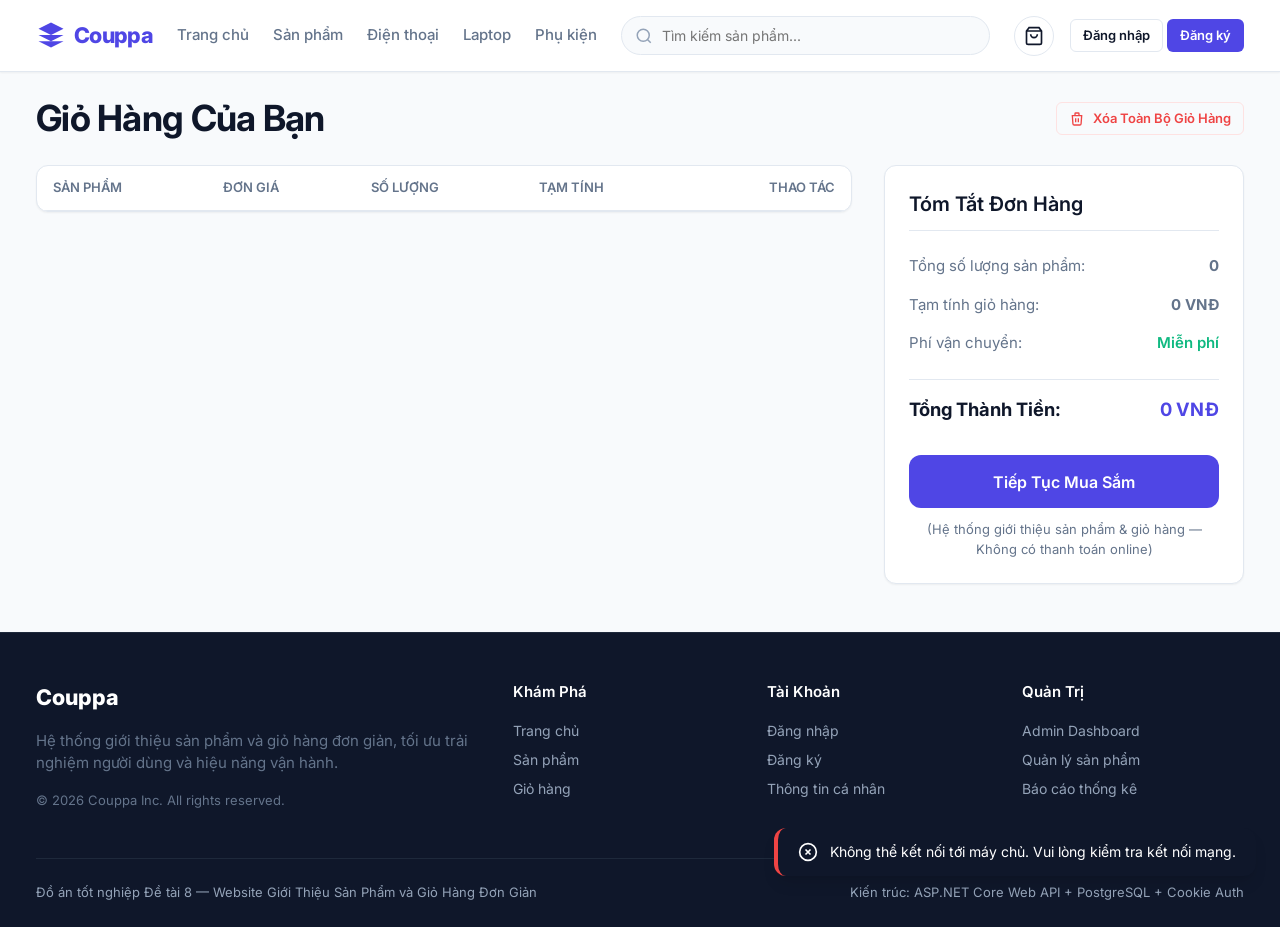
<file: html/cart.html>
<!DOCTYPE html>
<html lang="vi">
<head>
  <meta charset="UTF-8">
  <meta name="viewport" content="width=device-width, initial-scale=1.0">
  <title>Giỏ Hàng Của Bạn - Couppa</title>
  <link rel="stylesheet" href="css/styles.css">
</head>
<body>

  <!-- MASTER SITE HEADER -->
  <header class="site-header">
    <div class="container header-inner">
      <a href="index.html" class="brand-logo">
        <svg viewBox="0 0 24 24"><path d="M12 2L2 7l10 5 10-5-10-5zM2 17l10 5 10-5M2 12l10 5 10-5"></path></svg>
        Couppa
      </a>

      <nav class="nav-menu">
        <a href="index.html" class="nav-link">Trang chủ</a>
        <a href="products.html" class="nav-link">Sản phẩm</a>
        <a href="products.html?category=dien-thoai-tablet" class="nav-link">Điện thoại</a>
        <a href="products.html?category=laptop-tin-hoc" class="nav-link">Laptop</a>
        <a href="products.html?category=phu-kien" class="nav-link">Phụ kiện</a>
      </nav>

      <div class="header-search">
        <svg class="header-search-icon" fill="none" stroke="currentColor" stroke-width="2" viewBox="0 0 24 24"><circle cx="11" cy="11" r="8"></circle><line x1="21" y1="21" x2="16.65" y2="16.65"></line></svg>
        <input type="text" placeholder="Tìm kiếm sản phẩm..." onkeydown="if(event.key==='Enter') window.location.href='products.html?search='+encodeURIComponent(this.value)">
      </div>

      <div class="header-actions">
        <a href="cart.html" class="icon-btn" title="Giỏ hàng">
          <svg width="20" height="20" fill="none" stroke="currentColor" stroke-width="2" viewBox="0 0 24 24"><path d="M6 2L3 6v14a2 2 0 002 2h14a2 2 0 002-2V6l-3-4zM3 6h18M16 10a4 4 0 01-8 0"></path></svg>
          <span class="cart-badge">0</span>
        </a>
        <div id="header-auth-area"></div>
      </div>
    </div>
  </header>

  <!-- MAIN CONTENT -->
  <main class="main-content">
    <div class="container">
      
      <div class="flex justify-between items-center" style="margin-bottom: var(--space-6);">
        <h1>Giỏ Hàng Của Bạn</h1>
        <button id="clear-cart-btn" onclick="clearCart()" class="btn btn-outline btn-sm" style="color: var(--color-error); border-color: var(--color-error-light);">
          <svg width="16" height="16" fill="none" stroke="currentColor" stroke-width="2" viewBox="0 0 24 24"><path d="M19 7l-.867 12.142A2 2 0 0116.138 21H7.862a2 2 0 01-1.995-1.858L5 7m5 4v6m4-6v6m1-10V4a1 1 0 00-1-1h-4a1 1 0 00-1 1v3M4 7h16"></path></svg>
          Xóa Toàn Bộ Giỏ Hàng
        </button>
      </div>

      <!-- CART CONTENT LAYOUT (Table + Summary) -->
      <div id="cart-content-layout" class="cart-layout">
        
        <!-- CART ITEMS TABLE -->
        <div class="card" style="background: white;">
          <table class="cart-table">
            <thead>
              <tr>
                <th>Sản Phẩm</th>
                <th>Đơn Giá</th>
                <th>Số Lượng</th>
                <th>Tạm Tính</th>
                <th style="text-align: right;">Thao Tác</th>
              </tr>
            </thead>
            <tbody id="cart-table-body">
              <!-- Rendered dynamically -->
            </tbody>
          </table>
        </div>

        <!-- CART SUMMARY CARD -->
        <div class="cart-summary-card">
          <h3 style="margin-bottom: var(--space-4); border-bottom: 1px solid var(--color-border); padding-bottom: var(--space-3);">Tóm Tắt Đơn Hàng</h3>

          <div class="summary-row">
            <span>Tổng số lượng sản phẩm:</span>
            <strong id="summary-total-qty">0</strong>
          </div>
          <div class="summary-row">
            <span>Tạm tính giỏ hàng:</span>
            <strong id="summary-subtotal">0 VNĐ</strong>
          </div>
          <div class="summary-row">
            <span>Phí vận chuyển:</span>
            <span style="color: var(--color-success); font-weight: 600;">Miễn phí</span>
          </div>

          <div class="summary-row total">
            <span>Tổng Thành Tiền:</span>
            <span id="summary-grand-total" style="color: var(--color-primary);">0 VNĐ</span>
          </div>

          <div style="margin-top: var(--space-6);">
            <a href="products.html" class="btn btn-primary btn-block btn-lg">
              Tiếp Tục Mua Sắm
            </a>
            <p class="caption" style="text-align: center; margin-top: var(--space-3);">
              (Hệ thống giới thiệu sản phẩm & giỏ hàng — Không có thanh toán online)
            </p>
          </div>
        </div>

      </div>

      <!-- EMPTY CART STATE -->
      <div id="empty-cart-state" class="empty-state" style="display: none; background: white; border-radius: var(--radius-xl); border: 1px solid var(--color-border); padding: var(--space-16) var(--space-6);">
        <div class="empty-state-icon">
          <svg width="36" height="36" fill="none" stroke="currentColor" stroke-width="2" viewBox="0 0 24 24"><path d="M6 2L3 6v14a2 2 0 002 2h14a2 2 0 002-2V6l-3-4zM3 6h18M16 10a4 4 0 01-8 0"></path></svg>
        </div>
        <h2 class="empty-state-title">Giỏ Hàng Đang Trống</h2>
        <p class="empty-state-desc">Bạn chưa thêm sản phẩm nào vào giỏ hàng. Hãy khám phá danh mục và chọn sản phẩm yêu thích ngay!</p>
        <a href="products.html" class="btn btn-primary btn-lg">Khám Phá Sản Phẩm</a>
      </div>

    </div>
  </main>

  <!-- MASTER SITE FOOTER -->
  <footer class="site-footer">
    <div class="container">
      <div class="footer-grid">
        <div>
          <div class="footer-brand">Couppa</div>
          <p style="margin-bottom: var(--space-4);">Hệ thống giới thiệu sản phẩm và giỏ hàng đơn giản, tối ưu trải nghiệm người dùng và hiệu năng vận hành.</p>
          <p class="caption">&copy; 2026 Couppa Inc. All rights reserved.</p>
        </div>

        <div>
          <div class="footer-col-title">Khám Phá</div>
          <div class="footer-links">
            <a href="index.html">Trang chủ</a>
            <a href="products.html">Sản phẩm</a>
            <a href="cart.html">Giỏ hàng</a>
          </div>
        </div>

        <div>
          <div class="footer-col-title">Tài Khoản</div>
          <div class="footer-links">
            <a href="login.html">Đăng nhập</a>
            <a href="register.html">Đăng ký</a>
            <a href="profile.html">Thông tin cá nhân</a>
          </div>
        </div>

        <div>
          <div class="footer-col-title">Quản Trị</div>
          <div class="footer-links">
            <a href="admin/dashboard.html">Admin Dashboard</a>
            <a href="admin/products.html">Quản lý sản phẩm</a>
            <a href="admin/reports.html">Báo cáo thống kê</a>
          </div>
        </div>
      </div>

      <div class="footer-bottom">
        <span>Đồ án tốt nghiệp Đề tài 8 — Website Giới Thiệu Sản Phẩm và Giỏ Hàng Đơn Giản</span>
        <span>Kiến trúc: ASP.NET Core Web API + PostgreSQL + Cookie Auth</span>
      </div>
    </div>
  </footer>

  <script src="js/apiClient.js"></script>
  <script src="js/main.js"></script>
  <script>
    async function renderCartPage() {
      const layout = document.getElementById('cart-content-layout');
      const emptyState = document.getElementById('empty-cart-state');
      const clearBtn = document.getElementById('clear-cart-btn');

      let cart;
      try {
        cart = await ApiClient.get('/cart');
      } catch (err) {
        CouppaApp.showToast(CouppaApp.getErrorMessage(err), 'error');
        return;
      }

      const items = cart.items || [];

      if (items.length === 0) {
        layout.style.display = 'none';
        clearBtn.style.display = 'none';
        emptyState.style.display = 'block';
        return;
      }

      layout.style.display = 'grid';
      clearBtn.style.display = 'inline-flex';
      emptyState.style.display = 'none';

      const tbody = document.getElementById('cart-table-body');
      // CartItemResponse.id là ID CỦA DÒNG TRONG GIỎ (cart item id), khác với item.productId
      // (id sản phẩm gốc). Route PUT/DELETE /api/cart/items/{id} bắt buộc dùng cart item id -
      // dùng nhầm productId sẽ update/xóa sai dòng hoặc 404.
      tbody.innerHTML = items.map(item => {
        // isAvailable (không phải isActive) - BR-11: false khi sản phẩm gốc đã bị xóa/Inactive.
        // Item vẫn hiển thị trong giỏ nhưng bị loại khỏi totalQuantity/subtotal của CartResponse
        // và không cho phép tăng/giảm số lượng.
        const unavailable = !item.isAvailable;
        return `
          <tr>
            <td>
              <div class="cart-item-info">
                <img src="${CouppaApp.escapeHtml(item.productImageUrl || '')}" alt="${CouppaApp.escapeHtml(item.productName)}" class="cart-item-img">
                <div>
                  <a href="product-detail.html?id=${item.productId}" style="font-weight: 600; color: var(--color-text-main);">${CouppaApp.escapeHtml(item.productName)}</a>
                  ${unavailable ? '<div><span class="badge badge-danger">Không khả dụng</span></div>' : ''}
                </div>
              </div>
            </td>
            <td style="font-weight: 600;">${CouppaApp.formatCurrency(item.price)}</td>
            <td>
              <div class="quantity-control">
                <button class="quantity-btn" ${unavailable ? 'disabled' : ''} onclick="updateItemQty(${item.id}, ${item.quantity - 1})">-</button>
                <input type="number" class="quantity-input" value="${item.quantity}" readonly>
                <button class="quantity-btn" ${unavailable ? 'disabled' : ''} onclick="updateItemQty(${item.id}, ${item.quantity + 1})">+</button>
              </div>
            </td>
            <td style="font-weight: 700; color: var(--color-primary);">${CouppaApp.formatCurrency(item.subtotal)}</td>
            <td style="text-align: right;">
              <button onclick="removeItem(${item.id})" class="btn btn-outline btn-sm" style="color: var(--color-error); border: none;" title="Xóa">
                <svg width="18" height="18" fill="none" stroke="currentColor" stroke-width="2" viewBox="0 0 24 24"><path d="M19 7l-.867 12.142A2 2 0 0116.138 21H7.862a2 2 0 01-1.995-1.858L5 7m5 4v6m4-6v6m1-10V4a1 1 0 00-1-1h-4a1 1 0 00-1 1v3M4 7h16"></path></svg>
              </button>
            </td>
          </tr>
        `;
      }).join('');

      document.getElementById('summary-total-qty').textContent = cart.totalQuantity;
      document.getElementById('summary-subtotal').textContent = CouppaApp.formatCurrency(cart.subtotal);
      document.getElementById('summary-grand-total').textContent = CouppaApp.formatCurrency(cart.subtotal);
    }

    async function updateItemQty(cartItemId, newQty) {
      if (newQty <= 0) {
        removeItem(cartItemId);
        return;
      }
      try {
        await ApiClient.put(`/cart/items/${cartItemId}`, { quantity: newQty });
        await CouppaApp.updateCartBadge();
        await renderCartPage();
      } catch (err) {
        // 409: số lượng yêu cầu vượt tồn kho hiện tại (BE tự kiểm tra, không cần FE đoán trước).
        CouppaApp.showToast(CouppaApp.getErrorMessage(err), 'error');
      }
    }

    async function removeItem(cartItemId) {
      try {
        await ApiClient.del(`/cart/items/${cartItemId}`);
        await CouppaApp.updateCartBadge();
        CouppaApp.showToast('Đã xóa sản phẩm khỏi giỏ hàng', 'info');
        await renderCartPage();
      } catch (err) {
        CouppaApp.showToast(CouppaApp.getErrorMessage(err), 'error');
      }
    }

    async function clearCart() {
      if (confirm('Bạn có chắc chắn muốn xóa toàn bộ giỏ hàng không?')) {
        try {
          await ApiClient.del('/cart');
          await CouppaApp.updateCartBadge();
          CouppaApp.showToast('Đã xóa toàn bộ giỏ hàng', 'info');
          await renderCartPage();
        } catch (err) {
          CouppaApp.showToast(CouppaApp.getErrorMessage(err), 'error');
        }
      }
    }

    document.addEventListener('DOMContentLoaded', renderCartPage);
  </script>
</body>
</html>
</file>
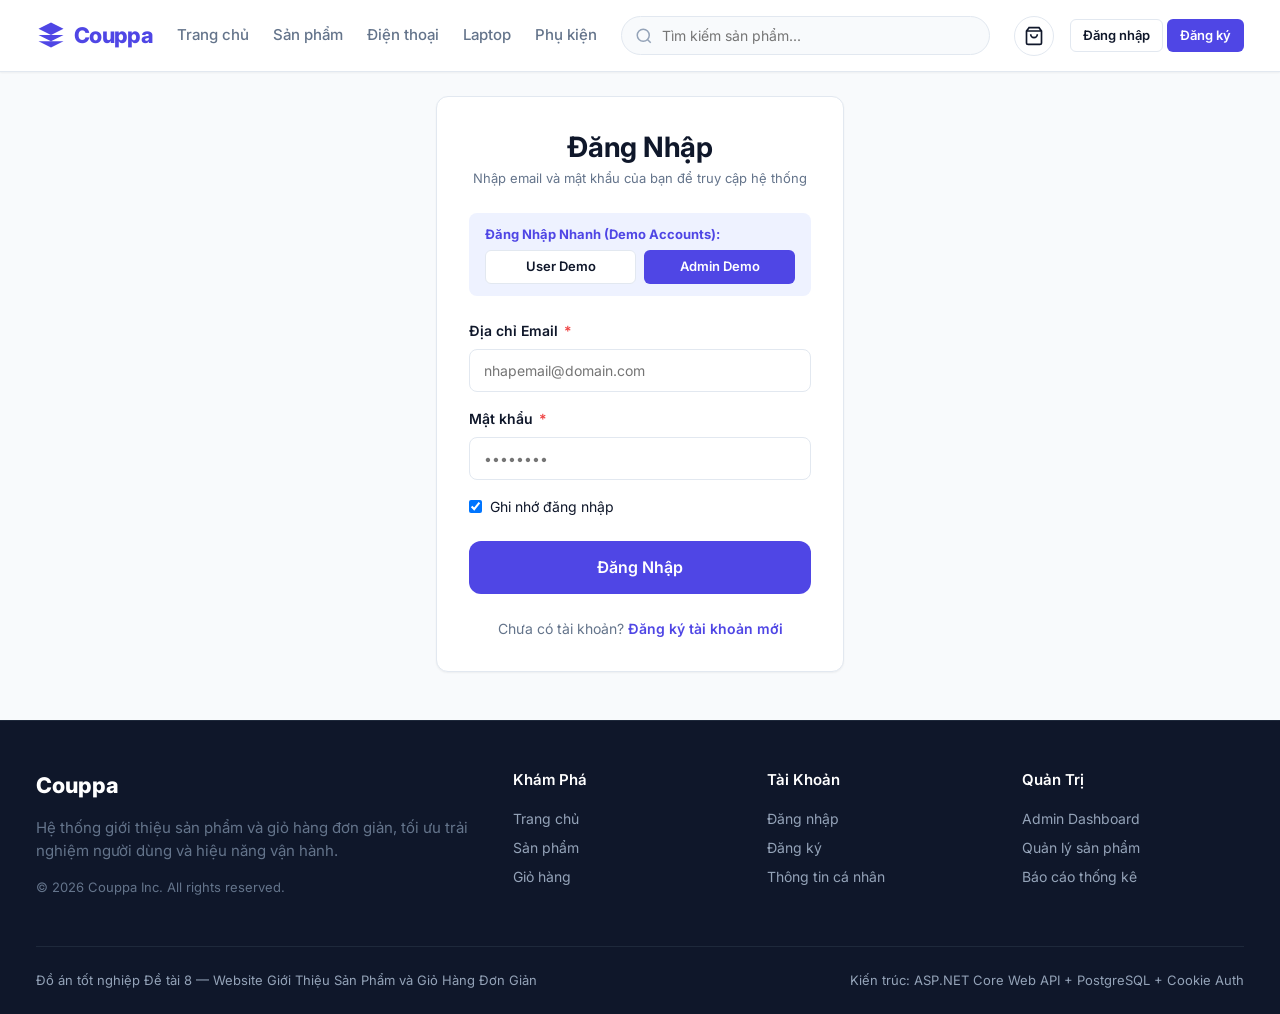
<file: html/login.html>
<!DOCTYPE html>
<html lang="vi">
<head>
  <meta charset="UTF-8">
  <meta name="viewport" content="width=device-width, initial-scale=1.0">
  <title>Đăng Nhập Tài Khoản - Couppa</title>
  <link rel="stylesheet" href="css/styles.css">
</head>
<body>

  <!-- MASTER SITE HEADER -->
  <header class="site-header">
    <div class="container header-inner">
      <a href="index.html" class="brand-logo">
        <svg viewBox="0 0 24 24"><path d="M12 2L2 7l10 5 10-5-10-5zM2 17l10 5 10-5M2 12l10 5 10-5"></path></svg>
        Couppa
      </a>

      <nav class="nav-menu">
        <a href="index.html" class="nav-link">Trang chủ</a>
        <a href="products.html" class="nav-link">Sản phẩm</a>
        <a href="products.html?category=dien-thoai-tablet" class="nav-link">Điện thoại</a>
        <a href="products.html?category=laptop-tin-hoc" class="nav-link">Laptop</a>
        <a href="products.html?category=phu-kien" class="nav-link">Phụ kiện</a>
      </nav>

      <div class="header-search">
        <svg class="header-search-icon" fill="none" stroke="currentColor" stroke-width="2" viewBox="0 0 24 24"><circle cx="11" cy="11" r="8"></circle><line x1="21" y1="21" x2="16.65" y2="16.65"></line></svg>
        <input type="text" placeholder="Tìm kiếm sản phẩm..." onkeydown="if(event.key==='Enter') window.location.href='products.html?search='+encodeURIComponent(this.value)">
      </div>

      <div class="header-actions">
        <a href="cart.html" class="icon-btn" title="Giỏ hàng">
          <svg width="20" height="20" fill="none" stroke="currentColor" stroke-width="2" viewBox="0 0 24 24"><path d="M6 2L3 6v14a2 2 0 002 2h14a2 2 0 002-2V6l-3-4zM3 6h18M16 10a4 4 0 01-8 0"></path></svg>
          <span class="cart-badge">0</span>
        </a>

        <div id="header-auth-area">
          <!-- Rendered dynamically by main.js -->
        </div>
      </div>
    </div>
  </header>

  <!-- MAIN AUTH CONTENT -->
  <main class="main-content flex items-center justify-center">
    <div class="container" style="max-width: 440px;">
      
      <div class="card" style="padding: var(--space-8); background: white;">
        <div style="text-align: center; margin-bottom: var(--space-6);">
          <h2>Đăng Nhập</h2>
          <p class="caption" style="margin-top: 4px;">Nhập email và mật khẩu của bạn để truy cập hệ thống</p>
        </div>

        <!-- QUICK DEMO LOGINS -->
        <div style="background: var(--color-primary-light); padding: var(--space-3) var(--space-4); border-radius: var(--radius-md); margin-bottom: var(--space-6); font-size: 0.8125rem;">
          <div style="font-weight: 700; color: var(--color-primary); margin-bottom: 4px;">Đăng Nhập Nhanh (Demo Accounts):</div>
          <div class="flex gap-2" style="margin-top: 6px;">
            <button type="button" onclick="fillCredentials('user@couppa.vn', 'Abc12345')" class="btn btn-outline btn-sm" style="flex: 1; background: white;">User Demo</button>
            <button type="button" onclick="fillCredentials('admin@couppa.vn', 'Admin12345')" class="btn btn-primary btn-sm" style="flex: 1;">Admin Demo</button>
          </div>
        </div>

        <form id="login-form" onsubmit="handleLoginSubmit(event)">
          
          <div class="form-group">
            <label class="form-label" for="login-email">Địa chỉ Email <span class="required">*</span></label>
            <input type="email" id="login-email" class="form-input" placeholder="nhapemail@domain.com" required>
            <div id="email-error" class="form-error" style="display: none;"></div>
          </div>

          <div class="form-group">
            <div class="flex justify-between items-center">
              <label class="form-label" for="login-password">Mật khẩu <span class="required">*</span></label>
            </div>
            <input type="password" id="login-password" class="form-input" placeholder="••••••••" required>
            <div id="password-error" class="form-error" style="display: none;"></div>
          </div>

          <div class="form-group" style="flex-direction: row; align-items: center; justify-content: space-between; margin-bottom: var(--space-6);">
            <label class="checkbox-label">
              <input type="checkbox" id="remember-me" checked> Ghi nhớ đăng nhập
            </label>
          </div>

          <button type="submit" id="submit-btn" class="btn btn-primary btn-block btn-lg">
            Đăng Nhập
          </button>
        </form>

        <div style="text-align: center; margin-top: var(--space-6); font-size: 0.875rem; color: var(--color-text-muted);">
          Chưa có tài khoản? <a href="register.html" style="color: var(--color-primary); font-weight: 600;">Đăng ký tài khoản mới</a>
        </div>
      </div>

    </div>
  </main>

  <!-- MASTER SITE FOOTER -->
  <footer class="site-footer">
    <div class="container">
      <div class="footer-grid">
        <div>
          <div class="footer-brand">Couppa</div>
          <p style="margin-bottom: var(--space-4);">Hệ thống giới thiệu sản phẩm và giỏ hàng đơn giản, tối ưu trải nghiệm người dùng và hiệu năng vận hành.</p>
          <p class="caption">&copy; 2026 Couppa Inc. All rights reserved.</p>
        </div>

        <div>
          <div class="footer-col-title">Khám Phá</div>
          <div class="footer-links">
            <a href="index.html">Trang chủ</a>
            <a href="products.html">Sản phẩm</a>
            <a href="cart.html">Giỏ hàng</a>
          </div>
        </div>

        <div>
          <div class="footer-col-title">Tài Khoản</div>
          <div class="footer-links">
            <a href="login.html">Đăng nhập</a>
            <a href="register.html">Đăng ký</a>
            <a href="profile.html">Thông tin cá nhân</a>
          </div>
        </div>

        <div>
          <div class="footer-col-title">Quản Trị</div>
          <div class="footer-links">
            <a href="admin/dashboard.html">Admin Dashboard</a>
            <a href="admin/products.html">Quản lý sản phẩm</a>
            <a href="admin/reports.html">Báo cáo thống kê</a>
          </div>
        </div>
      </div>

      <div class="footer-bottom">
        <span>Đồ án tốt nghiệp Đề tài 8 — Website Giới Thiệu Sản Phẩm và Giỏ Hàng Đơn Giản</span>
        <span>Kiến trúc: ASP.NET Core Web API + PostgreSQL + Cookie Auth</span>
      </div>
    </div>
  </footer>

  <script src="js/apiClient.js"></script>
  <script src="js/main.js"></script>
  <script>
    function fillCredentials(email, pass) {
      document.getElementById('login-email').value = email;
      document.getElementById('login-password').value = pass;
    }

    async function handleLoginSubmit(e) {
      e.preventDefault();
      const email = document.getElementById('login-email').value.trim();
      const pass = document.getElementById('login-password').value.trim();

      const emailErr = document.getElementById('email-error');
      const passwordErr = document.getElementById('password-error');
      emailErr.style.display = 'none';
      passwordErr.style.display = 'none';

      const btn = document.getElementById('submit-btn');
      btn.disabled = true;
      btn.innerHTML = 'Đang xác thực...';

      try {
        const user = await ApiClient.post('/auth/login', { email, password: pass });
        CouppaApp.showToast(`Đăng nhập thành công! Chào mừng ${user.fullName}`, 'success');
        const base = CouppaApp.getBasePath();
        const admin = CouppaApp.getAdminPath();
        setTimeout(() => {
          window.location.href = user.role === 'Admin' ? `${admin}dashboard.html` : `${base}index.html`;
        }, 600);
      } catch (err) {
        // 401/403: sai email/mật khẩu hoặc tài khoản bị khóa - hiển thị đúng message từ server.
        CouppaApp.showToast(CouppaApp.getErrorMessage(err), 'error');
        btn.disabled = false;
        btn.innerHTML = 'Đăng Nhập';
      }
    }
  </script>
</body>
</html>
</file>
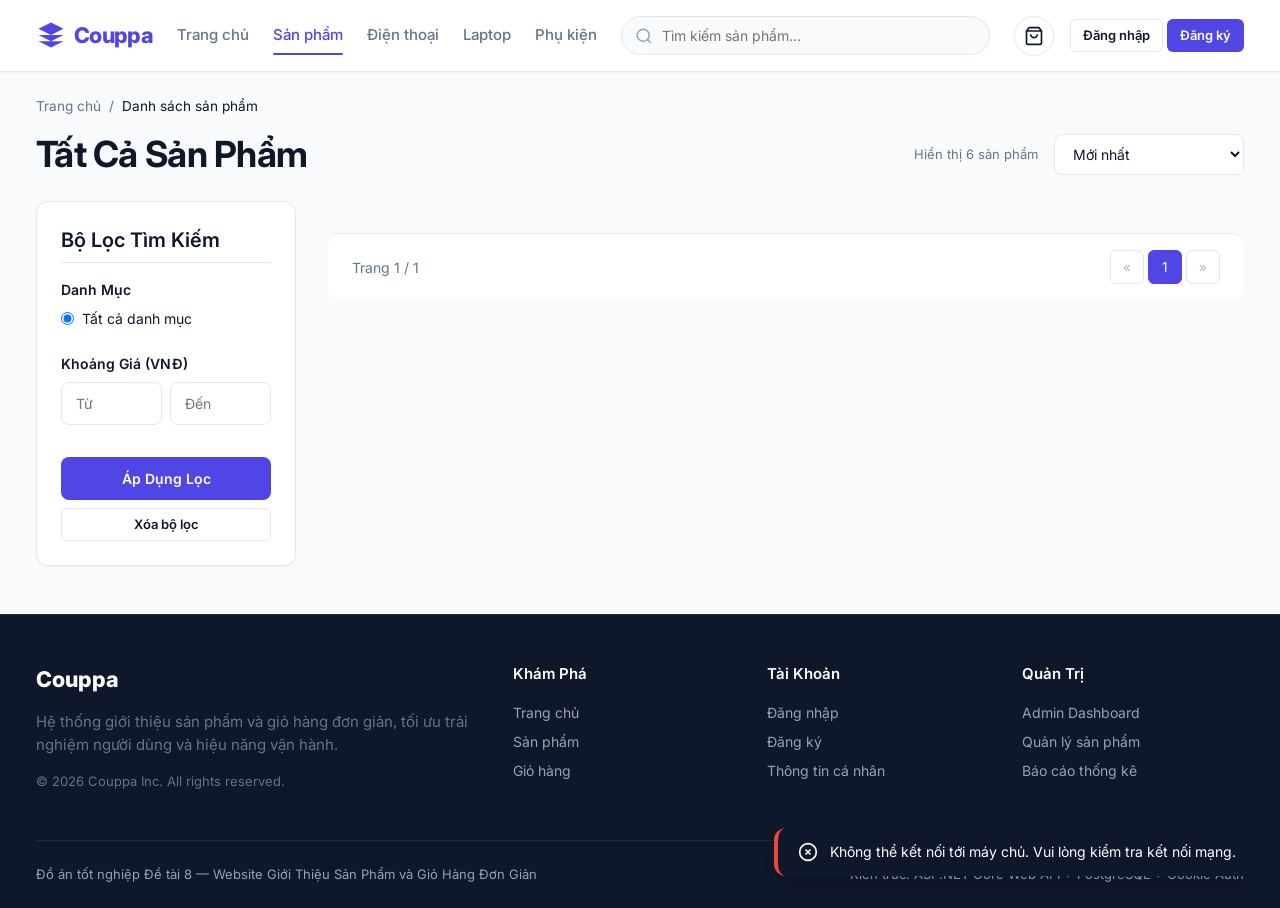
<file: html/products.html>
<!DOCTYPE html>
<html lang="vi">
<head>
  <meta charset="UTF-8">
  <meta name="viewport" content="width=device-width, initial-scale=1.0">
  <title>Danh Sách Sản Phẩm - Couppa</title>
  <link rel="stylesheet" href="css/styles.css">
</head>
<body>

  <!-- MASTER SITE HEADER -->
  <header class="site-header">
    <div class="container header-inner">
      <a href="index.html" class="brand-logo">
        <svg viewBox="0 0 24 24"><path d="M12 2L2 7l10 5 10-5-10-5zM2 17l10 5 10-5M2 12l10 5 10-5"></path></svg>
        Couppa
      </a>

      <nav class="nav-menu">
        <a href="index.html" class="nav-link">Trang chủ</a>
        <a href="products.html" class="nav-link active">Sản phẩm</a>
        <a href="products.html?category=dien-thoai-tablet" class="nav-link">Điện thoại</a>
        <a href="products.html?category=laptop-tin-hoc" class="nav-link">Laptop</a>
        <a href="products.html?category=phu-kien" class="nav-link">Phụ kiện</a>
      </nav>

      <div class="header-search">
        <svg class="header-search-icon" fill="none" stroke="currentColor" stroke-width="2" viewBox="0 0 24 24"><circle cx="11" cy="11" r="8"></circle><line x1="21" y1="21" x2="16.65" y2="16.65"></line></svg>
        <input type="text" id="listing-search-input" placeholder="Tìm kiếm sản phẩm...">
      </div>

      <div class="header-actions">
        <a href="cart.html" class="icon-btn" title="Giỏ hàng">
          <svg width="20" height="20" fill="none" stroke="currentColor" stroke-width="2" viewBox="0 0 24 24"><path d="M6 2L3 6v14a2 2 0 002 2h14a2 2 0 002-2V6l-3-4zM3 6h18M16 10a4 4 0 01-8 0"></path></svg>
          <span class="cart-badge">0</span>
        </a>
        <div id="header-auth-area"></div>
      </div>
    </div>
  </header>

  <!-- MAIN CONTENT -->
  <main class="main-content">
    <div class="container">
      
      <!-- BREADCRUMB -->
      <div style="font-size: 0.85rem; color: var(--color-text-muted); margin-bottom: var(--space-4);">
        <a href="index.html">Trang chủ</a> &nbsp;/&nbsp; <span style="color: var(--color-text-main);">Danh sách sản phẩm</span>
      </div>

      <div class="flex justify-between items-center" style="margin-bottom: var(--space-6);">
        <h1 id="page-heading">Tất Cả Sản Phẩm</h1>
        <div class="flex items-center gap-4">
          <span class="caption" id="results-count">Hiển thị 6 sản phẩm</span>
          <select id="sort-select" class="form-select" style="width: auto; padding-right: 32px;">
            <option value="newest">Mới nhất</option>
            <option value="price_asc">Giá: Thấp đến Cao</option>
            <option value="price_desc">Giá: Cao đến Thấp</option>
          </select>
        </div>
      </div>

      <!-- LAYOUT GRID: SIDEBAR FILTER + PRODUCT GRID -->
      <div style="display: grid; grid-template-columns: 260px 1fr; gap: var(--space-8); align-items: start;">
        
        <!-- FILTER SIDEBAR -->
        <aside class="card" style="padding: var(--space-6); background: white;">
          <h3 style="margin-bottom: var(--space-4); border-bottom: 1px solid var(--color-border); padding-bottom: var(--space-2);">Bộ Lọc Tìm Kiếm</h3>

          <!-- Category Filter -->
          <div class="form-group">
            <label class="form-label">Danh Mục</label>
            <div id="category-filter-list" style="display: flex; flex-direction: column; gap: var(--space-2);">
              <label class="checkbox-label">
                <input type="radio" name="category" value="all" checked> Tất cả danh mục
              </label>
            </div>
          </div>

          <!-- Price Range Filter -->
          <div class="form-group" style="margin-top: var(--space-6);">
            <label class="form-label">Khoảng Giá (VNĐ)</label>
            <div class="flex gap-2">
              <input type="number" id="min-price" class="form-input" placeholder="Từ">
              <input type="number" id="max-price" class="form-input" placeholder="Đến">
            </div>
          </div>

          <button id="apply-filter-btn" class="btn btn-primary btn-block" style="margin-top: var(--space-4);">Áp Dụng Lọc</button>
          <button id="reset-filter-btn" class="btn btn-outline btn-block btn-sm" style="margin-top: var(--space-2);">Xóa bộ lọc</button>
        </aside>

        <!-- PRODUCT LIST GRID -->
        <div>
          <div id="products-grid" class="grid grid-cols-3">
            <!-- Product cards dynamically loaded -->
          </div>

          <!-- EMPTY STATE CONTAINER -->
          <div id="empty-state-container" class="empty-state" style="display: none;">
            <div class="empty-state-icon">
              <svg width="32" height="32" fill="none" stroke="currentColor" stroke-width="2" viewBox="0 0 24 24"><circle cx="11" cy="11" r="8"></circle><line x1="21" y1="21" x2="16.65" y2="16.65"></line></svg>
            </div>
            <h3 class="empty-state-title">Không Tìm Thấy Sản Phẩm</h3>
            <p class="empty-state-desc">Rất tiếc, không có sản phẩm nào phù hợp với bộ lọc hoặc từ khóa tìm kiếm của bạn.</p>
            <button onclick="resetFilters()" class="btn btn-primary">Xóa Bộ Lọc & Tìm Lại</button>
          </div>

          <!-- PAGINATION -->
          <div class="pagination" style="margin-top: var(--space-8); background: white; border-radius: var(--radius-lg);">
            <span>Trang 1 / 1</span>
            <div class="page-btn-group">
              <button class="page-btn" disabled>&laquo;</button>
              <button class="page-btn active">1</button>
              <button class="page-btn" disabled>&raquo;</button>
            </div>
          </div>
        </div>

      </div>

    </div>
  </main>

  <!-- MASTER SITE FOOTER -->
  <footer class="site-footer">
    <div class="container">
      <div class="footer-grid">
        <div>
          <div class="footer-brand">Couppa</div>
          <p style="margin-bottom: var(--space-4);">Hệ thống giới thiệu sản phẩm và giỏ hàng đơn giản, tối ưu trải nghiệm người dùng và hiệu năng vận hành.</p>
          <p class="caption">&copy; 2026 Couppa Inc. All rights reserved.</p>
        </div>

        <div>
          <div class="footer-col-title">Khám Phá</div>
          <div class="footer-links">
            <a href="index.html">Trang chủ</a>
            <a href="products.html">Sản phẩm</a>
            <a href="cart.html">Giỏ hàng</a>
          </div>
        </div>

        <div>
          <div class="footer-col-title">Tài Khoản</div>
          <div class="footer-links">
            <a href="login.html">Đăng nhập</a>
            <a href="register.html">Đăng ký</a>
            <a href="profile.html">Thông tin cá nhân</a>
          </div>
        </div>

        <div>
          <div class="footer-col-title">Quản Trị</div>
          <div class="footer-links">
            <a href="admin/dashboard.html">Admin Dashboard</a>
            <a href="admin/products.html">Quản lý sản phẩm</a>
            <a href="admin/reports.html">Báo cáo thống kê</a>
          </div>
        </div>
      </div>

      <div class="footer-bottom">
        <span>Đồ án tốt nghiệp Đề tài 8 — Website Giới Thiệu Sản Phẩm và Giỏ Hàng Đơn Giản</span>
        <span>Kiến trúc: ASP.NET Core Web API + PostgreSQL + Cookie Auth</span>
      </div>
    </div>
  </footer>

  <script src="js/apiClient.js"></script>
  <script src="js/main.js"></script>
  <script>
    let allCategories = []; // [{id, name, slug, isActive}] - dùng để map slug (URL) -> categoryId (API)
    let currentFilter = {
      search: '',
      category: 'all', // slug ('all' hoặc slug danh mục)
      minPrice: null,
      maxPrice: null,
      sort: 'newest',
      page: 1
    };
    let searchDebounceTimer = null;

    function renderCategoryFilters() {
      const list = document.getElementById('category-filter-list');
      const html = allCategories.map(c => `
        <label class="checkbox-label">
          <input type="radio" name="category" value="${CouppaApp.escapeHtml(c.slug)}"> ${CouppaApp.escapeHtml(c.name)}
        </label>
      `).join('');

      list.innerHTML = `
        <label class="checkbox-label">
          <input type="radio" name="category" value="all" checked> Tất cả danh mục
        </label>
      ` + html;

      document.querySelectorAll('input[name="category"]').forEach(r => {
        r.addEventListener('change', (e) => {
          currentFilter.category = e.target.value;
          currentFilter.page = 1;
          fetchAndRenderProducts();
        });
      });
    }

    function renderPagination(page, totalPages) {
      const container = document.querySelector('.pagination');
      if (!container) return;
      if (totalPages <= 0) totalPages = 1;
      container.querySelector('span').textContent = `Trang ${page} / ${totalPages}`;
      const group = container.querySelector('.page-btn-group');
      const prevDisabled = page <= 1 ? 'disabled' : '';
      const nextDisabled = page >= totalPages ? 'disabled' : '';
      group.innerHTML = `
        <button class="page-btn" ${prevDisabled} onclick="goToPage(${page - 1})">&laquo;</button>
        <button class="page-btn active">${page}</button>
        <button class="page-btn" ${nextDisabled} onclick="goToPage(${page + 1})">&raquo;</button>
      `;
    }

    function goToPage(page) {
      currentFilter.page = page;
      fetchAndRenderProducts();
    }

    async function fetchAndRenderProducts() {
      const grid = document.getElementById('products-grid');
      const emptyState = document.getElementById('empty-state-container');

      const params = new URLSearchParams();
      if (currentFilter.search) params.set('search', currentFilter.search);
      if (currentFilter.category !== 'all') {
        const catObj = allCategories.find(c => c.slug === currentFilter.category);
        if (catObj) params.set('category', catObj.id);
      }
      if (currentFilter.minPrice) params.set('minPrice', currentFilter.minPrice);
      if (currentFilter.maxPrice) params.set('maxPrice', currentFilter.maxPrice);
      if (currentFilter.sort) params.set('sort', currentFilter.sort);
      params.set('page', currentFilter.page);

      try {
        const result = await ApiClient.get(`/products?${params.toString()}`);
        document.getElementById('results-count').textContent = `Hiển thị ${result.items.length} / ${result.totalItems} sản phẩm`;

        if (result.items.length === 0) {
          grid.style.display = 'none';
          emptyState.style.display = 'block';
        } else {
          grid.style.display = 'grid';
          emptyState.style.display = 'none';

          grid.innerHTML = result.items.map(p => {
            const outOfStock = p.stockQuantity <= 0 || !p.isAvailableForCart;
            return `
            <div class="card product-card">
              <div class="product-card-img-wrapper">
                <img src="${CouppaApp.escapeHtml(p.primaryImageUrl || '')}" alt="${CouppaApp.escapeHtml(p.name)}" class="product-card-img">
                ${outOfStock ? '<span class="product-card-badge out-of-stock">Hết hàng</span>' : ''}
              </div>
              <div class="product-card-content">
                <span class="product-category">${CouppaApp.escapeHtml(p.categoryName || '')}</span>
                <a href="product-detail.html?id=${p.id}" class="product-title">${CouppaApp.escapeHtml(p.name)}</a>
                <div class="product-price-row">
                  <div>
                    <div class="product-price">${CouppaApp.formatCurrency(p.price)}</div>
                    <div class="stock-status ${p.stockQuantity > 0 ? 'in-stock' : 'out-of-stock'}">
                      ${p.stockQuantity > 0 ? `Tồn kho: ${p.stockQuantity}` : 'Hết hàng'}
                    </div>
                  </div>
                  <button onclick="CouppaApp.addToCart(${p.id})" class="btn btn-primary btn-sm" ${outOfStock ? 'disabled' : ''}>
                    + Giỏ
                  </button>
                </div>
              </div>
            </div>
          `;
          }).join('');
        }

        renderPagination(result.page, result.totalPages);
      } catch (err) {
        CouppaApp.showToast(CouppaApp.getErrorMessage(err), 'error');
      }
    }

    function resetFilters() {
      currentFilter = { search: '', category: 'all', minPrice: null, maxPrice: null, sort: 'newest', page: 1 };
      document.getElementById('listing-search-input').value = '';
      document.getElementById('min-price').value = '';
      document.getElementById('max-price').value = '';
      document.getElementById('sort-select').value = 'newest';
      document.querySelector('input[name="category"][value="all"]').checked = true;
      fetchAndRenderProducts();
    }

    document.addEventListener('DOMContentLoaded', async () => {
      try {
        allCategories = await ApiClient.get('/categories');
      } catch (err) {
        allCategories = [];
      }
      renderCategoryFilters();

      const urlParams = new URLSearchParams(window.location.search);
      if (urlParams.has('search')) {
        currentFilter.search = urlParams.get('search');
        document.getElementById('listing-search-input').value = currentFilter.search;
      }
      if (urlParams.has('category')) {
        currentFilter.category = urlParams.get('category');
        const radio = document.querySelector(`input[name="category"][value="${currentFilter.category}"]`);
        if (radio) radio.checked = true;
      }

      fetchAndRenderProducts();

      document.getElementById('listing-search-input').addEventListener('input', (e) => {
        currentFilter.search = e.target.value;
        currentFilter.page = 1;
        clearTimeout(searchDebounceTimer);
        searchDebounceTimer = setTimeout(() => fetchAndRenderProducts(), 300);
      });

      document.getElementById('sort-select').addEventListener('change', (e) => {
        currentFilter.sort = e.target.value;
        currentFilter.page = 1;
        fetchAndRenderProducts();
      });

      document.getElementById('apply-filter-btn').addEventListener('click', () => {
        currentFilter.minPrice = parseFloat(document.getElementById('min-price').value) || null;
        currentFilter.maxPrice = parseFloat(document.getElementById('max-price').value) || null;
        currentFilter.page = 1;
        fetchAndRenderProducts();
      });

      document.getElementById('reset-filter-btn').addEventListener('click', resetFilters);
    });
  </script>
</body>
</html>
</file>
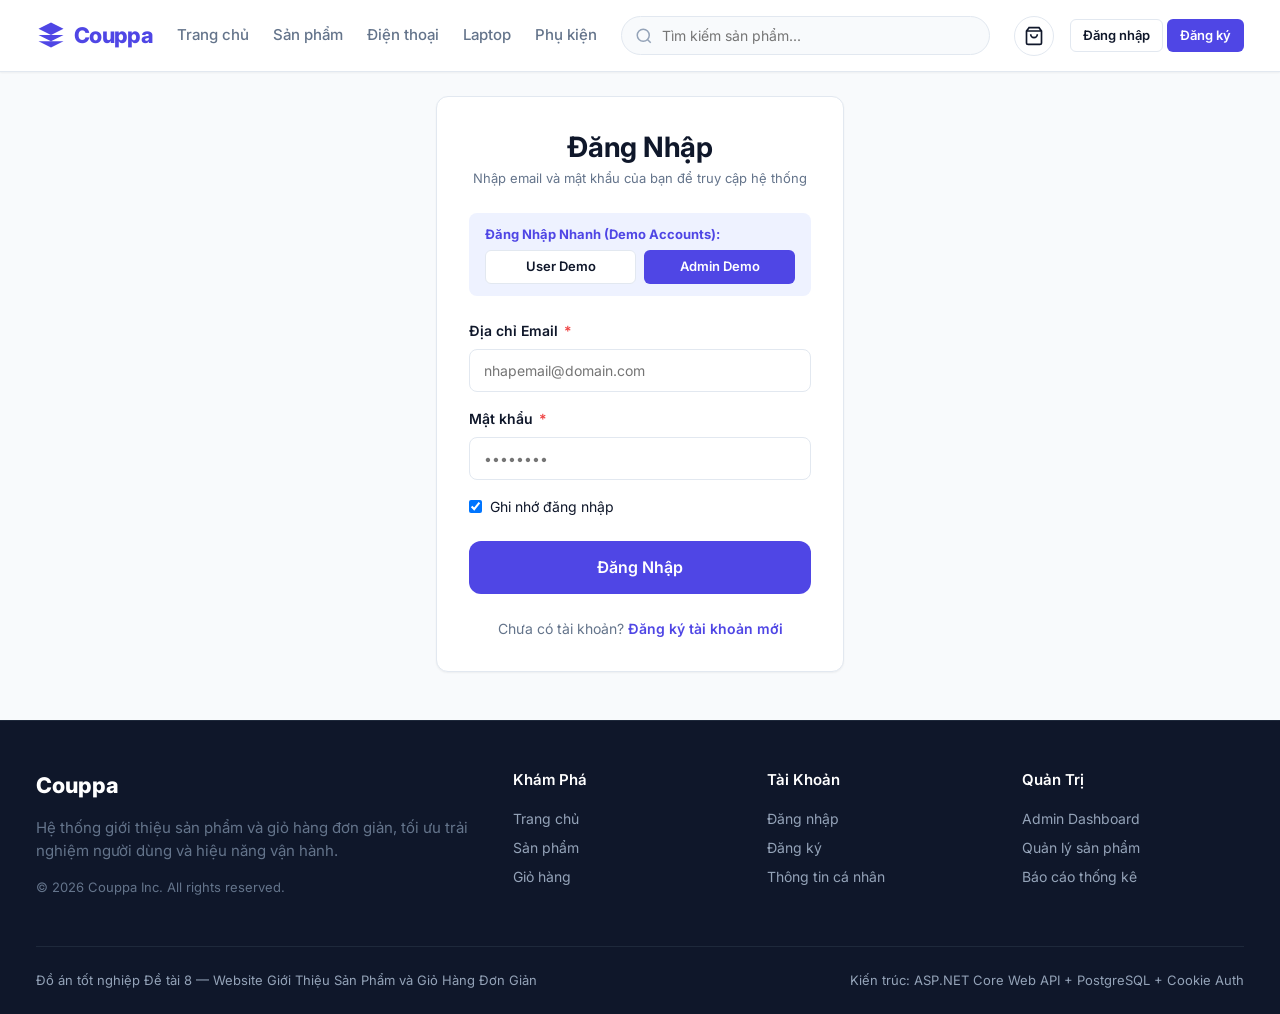
<file: html/profile.html>
<!DOCTYPE html>
<html lang="vi">
<head>
  <meta charset="UTF-8">
  <meta name="viewport" content="width=device-width, initial-scale=1.0">
  <title>Thông Tin Cá Nhân - Couppa</title>
  <link rel="stylesheet" href="css/styles.css">
</head>
<body>

  <!-- MASTER SITE HEADER -->
  <header class="site-header">
    <div class="container header-inner">
      <a href="index.html" class="brand-logo">
        <svg viewBox="0 0 24 24"><path d="M12 2L2 7l10 5 10-5-10-5zM2 17l10 5 10-5M2 12l10 5 10-5"></path></svg>
        Couppa
      </a>

      <nav class="nav-menu">
        <a href="index.html" class="nav-link">Trang chủ</a>
        <a href="products.html" class="nav-link">Sản phẩm</a>
        <a href="products.html?category=dien-thoai-tablet" class="nav-link">Điện thoại</a>
        <a href="products.html?category=laptop-tin-hoc" class="nav-link">Laptop</a>
        <a href="products.html?category=phu-kien" class="nav-link">Phụ kiện</a>
      </nav>

      <div class="header-search">
        <svg class="header-search-icon" fill="none" stroke="currentColor" stroke-width="2" viewBox="0 0 24 24"><circle cx="11" cy="11" r="8"></circle><line x1="21" y1="21" x2="16.65" y2="16.65"></line></svg>
        <input type="text" placeholder="Tìm kiếm sản phẩm..." onkeydown="if(event.key==='Enter') window.location.href='products.html?search='+encodeURIComponent(this.value)">
      </div>

      <div class="header-actions">
        <a href="cart.html" class="icon-btn" title="Giỏ hàng">
          <svg width="20" height="20" fill="none" stroke="currentColor" stroke-width="2" viewBox="0 0 24 24"><path d="M6 2L3 6v14a2 2 0 002 2h14a2 2 0 002-2V6l-3-4zM3 6h18M16 10a4 4 0 01-8 0"></path></svg>
          <span class="cart-badge">0</span>
        </a>
        <div id="header-auth-area"></div>
      </div>
    </div>
  </header>

  <!-- MAIN CONTENT -->
  <main class="main-content">
    <div class="container" style="max-width: 900px;">
      
      <h1 style="margin-bottom: var(--space-6);">Hồ Sơ Cá Nhân</h1>

      <div class="grid grid-cols-3" style="gap: var(--space-8); align-items: start;">
        
        <!-- PROFILE SUMMARY CARD -->
        <div class="card" style="padding: var(--space-6); background: white; text-align: center;">
          <div style="width: 80px; height: 80px; border-radius: var(--radius-full); background: var(--color-primary-light); color: var(--color-primary); display: flex; align-items: center; justify-content: center; margin: 0 auto var(--space-4); font-size: 2rem; font-weight: 700;" id="user-avatar">
            U
          </div>
          <h3 id="profile-name-title">Tên Người Dùng</h3>
          <p class="caption" id="profile-email-sub" style="margin-bottom: var(--space-3);">email@domain.com</p>
          
          <span id="profile-role-badge" class="badge badge-info">Role: User</span>

          <div style="border-top: 1px solid var(--color-border); margin-top: var(--space-6); padding-top: var(--space-4);">
            <button onclick="CouppaApp.logout()" class="btn btn-outline btn-block btn-sm" style="color: var(--color-error); border-color: var(--color-error-light);">
              Đăng Xuất Tài Khoản
            </button>
          </div>
        </div>

        <!-- PROFILE EDIT & CHANGE PASSWORD FORMS -->
        <div style="grid-column: span 2; display: flex; flex-direction: column; gap: var(--space-8);">
          
          <!-- UPDATE INFO FORM -->
          <div class="card" style="padding: var(--space-6); background: white;">
            <h3 style="margin-bottom: var(--space-4); border-bottom: 1px solid var(--color-border); padding-bottom: var(--space-2);">Cập Nhật Thông Tin</h3>
            
            <form onsubmit="handleProfileUpdate(event)">
              <div class="form-group">
                <label class="form-label">Địa chỉ Email (Không thể thay đổi)</label>
                <input type="email" id="profile-email" class="form-input" disabled style="background: var(--color-bg);">
              </div>

              <div class="form-group">
                <label class="form-label" for="profile-name">Họ và Tên <span class="required">*</span></label>
                <input type="text" id="profile-name" class="form-input" required>
              </div>

              <div class="form-group">
                <label class="form-label" for="profile-phone">Số điện thoại</label>
                <input type="tel" id="profile-phone" class="form-input" placeholder="0901234567">
              </div>

              <button type="submit" class="btn btn-primary" style="margin-top: var(--space-2);">Lưu Thay Đổi</button>
            </form>
          </div>

          <!-- CHANGE PASSWORD FORM -->
          <div class="card" style="padding: var(--space-6); background: white;">
            <h3 style="margin-bottom: var(--space-4); border-bottom: 1px solid var(--color-border); padding-bottom: var(--space-2);">Đổi Mật Khẩu</h3>
            
            <form onsubmit="handleChangePassword(event)">
              <div class="form-group">
                <label class="form-label" for="old-pass">Mật khẩu hiện tại <span class="required">*</span></label>
                <input type="password" id="old-pass" class="form-input" required>
              </div>

              <div class="form-group">
                <label class="form-label" for="new-pass">Mật khẩu mới <span class="required">*</span></label>
                <input type="password" id="new-pass" class="form-input" required>
                <span class="form-hint">Yêu cầu tối thiểu 8 ký tự, ít nhất 1 chữ hoa và 1 chữ số.</span>
              </div>

              <button type="submit" class="btn btn-secondary" style="margin-top: var(--space-2);">Cập Nhật Mật Khẩu</button>
            </form>
          </div>

        </div>

      </div>

    </div>
  </main>

  <!-- MASTER SITE FOOTER -->
  <footer class="site-footer">
    <div class="container">
      <div class="footer-grid">
        <div>
          <div class="footer-brand">Couppa</div>
          <p style="margin-bottom: var(--space-4);">Hệ thống giới thiệu sản phẩm và giỏ hàng đơn giản, tối ưu trải nghiệm người dùng và hiệu năng vận hành.</p>
          <p class="caption">&copy; 2026 Couppa Inc. All rights reserved.</p>
        </div>

        <div>
          <div class="footer-col-title">Khám Phá</div>
          <div class="footer-links">
            <a href="index.html">Trang chủ</a>
            <a href="products.html">Sản phẩm</a>
            <a href="cart.html">Giỏ hàng</a>
          </div>
        </div>

        <div>
          <div class="footer-col-title">Tài Khoản</div>
          <div class="footer-links">
            <a href="login.html">Đăng nhập</a>
            <a href="register.html">Đăng ký</a>
            <a href="profile.html">Thông tin cá nhân</a>
          </div>
        </div>

        <div>
          <div class="footer-col-title">Quản Trị</div>
          <div class="footer-links">
            <a href="admin/dashboard.html">Admin Dashboard</a>
            <a href="admin/products.html">Quản lý sản phẩm</a>
            <a href="admin/reports.html">Báo cáo thống kê</a>
          </div>
        </div>
      </div>

      <div class="footer-bottom">
        <span>Đồ án tốt nghiệp Đề tài 8 — Website Giới Thiệu Sản Phẩm và Giỏ Hàng Đơn Giản</span>
        <span>Kiến trúc: ASP.NET Core Web API + PostgreSQL + Cookie Auth</span>
      </div>
    </div>
  </footer>

  <script src="js/apiClient.js"></script>
  <script src="js/main.js"></script>
  <script>
    document.addEventListener('DOMContentLoaded', async () => {
      let user;
      try {
        user = await ApiClient.get('/users/me');
      } catch (err) {
        // 401: chưa đăng nhập - redirect về login thay vì hiển thị trang trống.
        CouppaApp.showToast('Vui lòng đăng nhập để xem thông tin cá nhân', 'warning');
        setTimeout(() => window.location.href = 'login.html', 1000);
        return;
      }

      document.getElementById('user-avatar').textContent = user.fullName.charAt(0).toUpperCase();
      document.getElementById('profile-name-title').textContent = user.fullName;
      document.getElementById('profile-email-sub').textContent = user.email;
      document.getElementById('profile-email').value = user.email;
      document.getElementById('profile-name').value = user.fullName;
      document.getElementById('profile-phone').value = user.phone || '';

      const badge = document.getElementById('profile-role-badge');
      badge.textContent = `Role: ${user.role}`;
      if (user.role === 'Admin') badge.className = 'badge badge-info';
    });

    async function handleProfileUpdate(e) {
      e.preventDefault();
      const newName = document.getElementById('profile-name').value.trim();
      const newPhone = document.getElementById('profile-phone').value.trim();

      try {
        const updated = await ApiClient.put('/users/me', { fullName: newName, phone: newPhone });
        document.getElementById('profile-name-title').textContent = updated.fullName;
        document.getElementById('user-avatar').textContent = updated.fullName.charAt(0).toUpperCase();
        CouppaApp.showToast('Cập nhật thông tin cá nhân thành công!', 'success');
        CouppaApp.renderHeaderAuth();
      } catch (err) {
        CouppaApp.showToast(CouppaApp.getErrorMessage(err), 'error');
      }
    }

    async function handleChangePassword(e) {
      e.preventDefault();
      const oldPass = document.getElementById('old-pass').value;
      const newPass = document.getElementById('new-pass').value;

      if (newPass.length < 8 || !/[A-Z]/.test(newPass) || !/[0-9]/.test(newPass)) {
        CouppaApp.showToast('Mật khẩu mới không đủ độ phức tạp (BR-06)!', 'error');
        return;
      }

      try {
        // Gọi API thật (code cũ chỉ show toast giả, không hề gọi gì và không đọc old-pass).
        await ApiClient.post('/users/me/change-password', { oldPassword: oldPass, newPassword: newPass });
        CouppaApp.showToast('Đổi mật khẩu thành công!', 'success');
        document.getElementById('old-pass').value = '';
        document.getElementById('new-pass').value = '';
      } catch (err) {
        // 401: sai mật khẩu cũ. 422: mật khẩu mới không đạt policy server-side.
        CouppaApp.showToast(CouppaApp.getErrorMessage(err), 'error');
      }
    }
  </script>
</body>
</html>
</file>
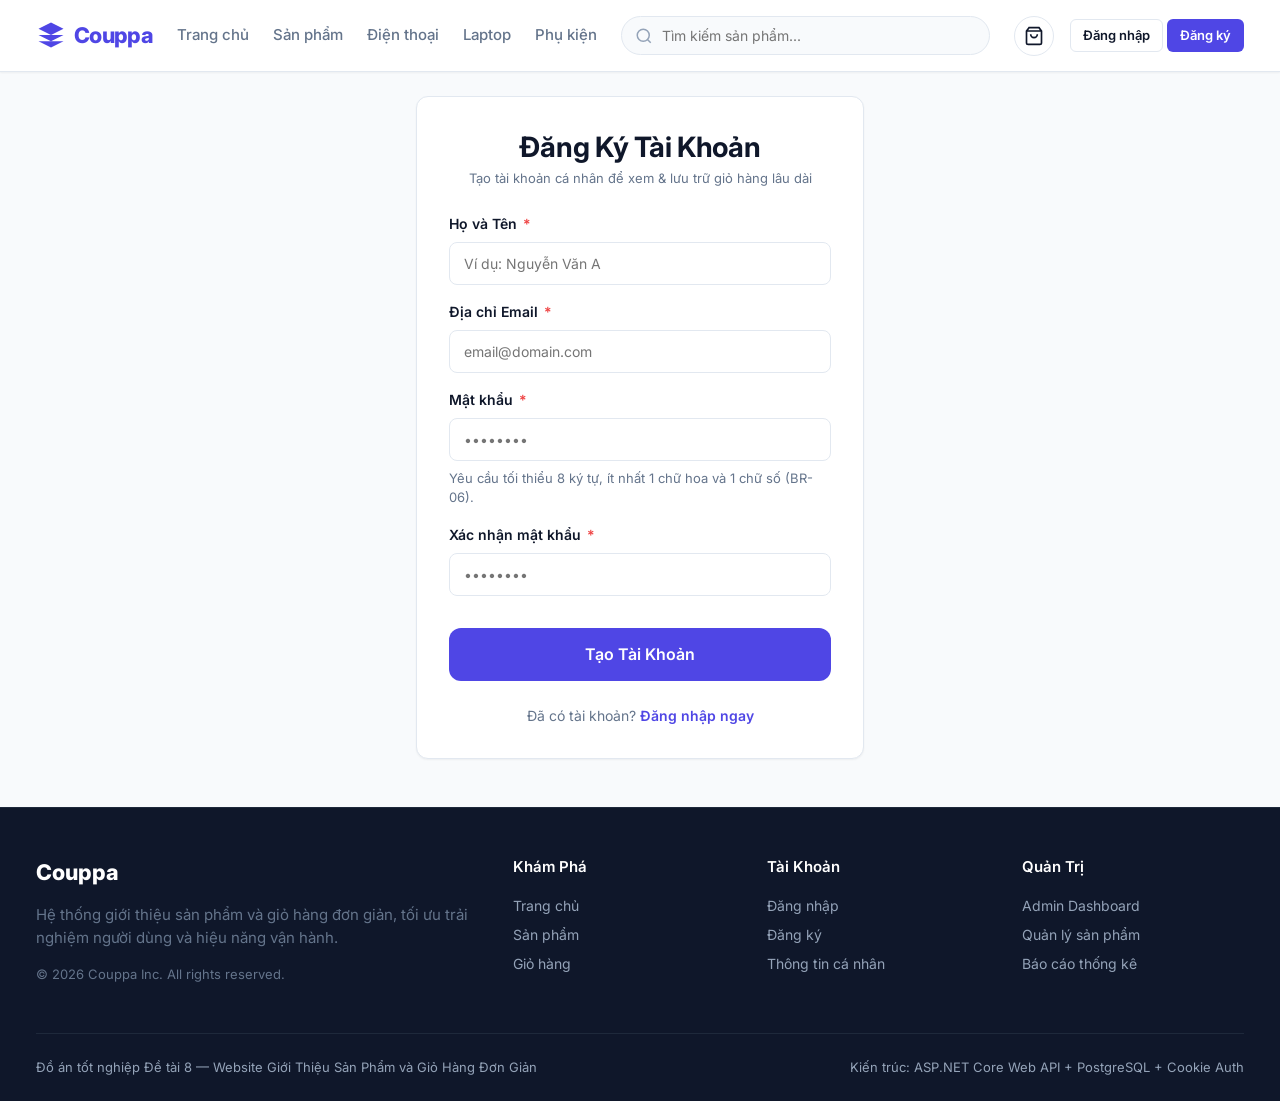
<file: html/register.html>
<!DOCTYPE html>
<html lang="vi">
<head>
  <meta charset="UTF-8">
  <meta name="viewport" content="width=device-width, initial-scale=1.0">
  <title>Đăng Ký Tài Khoản Mới - Couppa</title>
  <link rel="stylesheet" href="css/styles.css">
</head>
<body>

  <!-- MASTER SITE HEADER -->
  <header class="site-header">
    <div class="container header-inner">
      <a href="index.html" class="brand-logo">
        <svg viewBox="0 0 24 24"><path d="M12 2L2 7l10 5 10-5-10-5zM2 17l10 5 10-5M2 12l10 5 10-5"></path></svg>
        Couppa
      </a>

      <nav class="nav-menu">
        <a href="index.html" class="nav-link">Trang chủ</a>
        <a href="products.html" class="nav-link">Sản phẩm</a>
        <a href="products.html?category=dien-thoai-tablet" class="nav-link">Điện thoại</a>
        <a href="products.html?category=laptop-tin-hoc" class="nav-link">Laptop</a>
        <a href="products.html?category=phu-kien" class="nav-link">Phụ kiện</a>
      </nav>

      <div class="header-search">
        <svg class="header-search-icon" fill="none" stroke="currentColor" stroke-width="2" viewBox="0 0 24 24"><circle cx="11" cy="11" r="8"></circle><line x1="21" y1="21" x2="16.65" y2="16.65"></line></svg>
        <input type="text" placeholder="Tìm kiếm sản phẩm..." onkeydown="if(event.key==='Enter') window.location.href='products.html?search='+encodeURIComponent(this.value)">
      </div>

      <div class="header-actions">
        <a href="cart.html" class="icon-btn" title="Giỏ hàng">
          <svg width="20" height="20" fill="none" stroke="currentColor" stroke-width="2" viewBox="0 0 24 24"><path d="M6 2L3 6v14a2 2 0 002 2h14a2 2 0 002-2V6l-3-4zM3 6h18M16 10a4 4 0 01-8 0"></path></svg>
          <span class="cart-badge">0</span>
        </a>

        <div id="header-auth-area">
          <!-- Rendered dynamically by main.js -->
        </div>
      </div>
    </div>
  </header>

  <!-- MAIN AUTH CONTENT -->
  <main class="main-content flex items-center justify-center">
    <div class="container" style="max-width: 480px;">
      
      <div class="card" style="padding: var(--space-8); background: white;">
        <div style="text-align: center; margin-bottom: var(--space-6);">
          <h2>Đăng Ký Tài Khoản</h2>
          <p class="caption" style="margin-top: 4px;">Tạo tài khoản cá nhân để xem & lưu trữ giỏ hàng lâu dài</p>
        </div>

        <form id="register-form" onsubmit="handleRegisterSubmit(event)">
          
          <div class="form-group">
            <label class="form-label" for="reg-fullname">Họ và Tên <span class="required">*</span></label>
            <input type="text" id="reg-fullname" class="form-input" placeholder="Ví dụ: Nguyễn Văn A" required>
          </div>

          <div class="form-group">
            <label class="form-label" for="reg-email">Địa chỉ Email <span class="required">*</span></label>
            <input type="email" id="reg-email" class="form-input" placeholder="email@domain.com" required>
            <div id="email-error" class="form-error" style="display: none;">Email này đã được sử dụng trong hệ thống!</div>
          </div>

          <div class="form-group">
            <label class="form-label" for="reg-password">Mật khẩu <span class="required">*</span></label>
            <input type="password" id="reg-password" class="form-input" placeholder="••••••••" required>
            <span class="form-hint">Yêu cầu tối thiểu 8 ký tự, ít nhất 1 chữ hoa và 1 chữ số (BR-06).</span>
          </div>

          <div class="form-group">
            <label class="form-label" for="reg-password-confirm">Xác nhận mật khẩu <span class="required">*</span></label>
            <input type="password" id="reg-password-confirm" class="form-input" placeholder="••••••••" required>
            <div id="pass-match-error" class="form-error" style="display: none;">Mật khẩu xác nhận không trùng khớp!</div>
          </div>

          <button type="submit" id="reg-btn" class="btn btn-primary btn-block btn-lg" style="margin-top: var(--space-4);">
            Tạo Tài Khoản
          </button>
        </form>

        <div style="text-align: center; margin-top: var(--space-6); font-size: 0.875rem; color: var(--color-text-muted);">
          Đã có tài khoản? <a href="login.html" style="color: var(--color-primary); font-weight: 600;">Đăng nhập ngay</a>
        </div>
      </div>

    </div>
  </main>

  <!-- MASTER SITE FOOTER -->
  <footer class="site-footer">
    <div class="container">
      <div class="footer-grid">
        <div>
          <div class="footer-brand">Couppa</div>
          <p style="margin-bottom: var(--space-4);">Hệ thống giới thiệu sản phẩm và giỏ hàng đơn giản, tối ưu trải nghiệm người dùng và hiệu năng vận hành.</p>
          <p class="caption">&copy; 2026 Couppa Inc. All rights reserved.</p>
        </div>

        <div>
          <div class="footer-col-title">Khám Phá</div>
          <div class="footer-links">
            <a href="index.html">Trang chủ</a>
            <a href="products.html">Sản phẩm</a>
            <a href="cart.html">Giỏ hàng</a>
          </div>
        </div>

        <div>
          <div class="footer-col-title">Tài Khoản</div>
          <div class="footer-links">
            <a href="login.html">Đăng nhập</a>
            <a href="register.html">Đăng ký</a>
            <a href="profile.html">Thông tin cá nhân</a>
          </div>
        </div>

        <div>
          <div class="footer-col-title">Quản Trị</div>
          <div class="footer-links">
            <a href="admin/dashboard.html">Admin Dashboard</a>
            <a href="admin/products.html">Quản lý sản phẩm</a>
            <a href="admin/reports.html">Báo cáo thống kê</a>
          </div>
        </div>
      </div>

      <div class="footer-bottom">
        <span>Đồ án tốt nghiệp Đề tài 8 — Website Giới Thiệu Sản Phẩm và Giỏ Hàng Đơn Giản</span>
        <span>Kiến trúc: ASP.NET Core Web API + PostgreSQL + Cookie Auth</span>
      </div>
    </div>
  </footer>

  <script src="js/apiClient.js"></script>
  <script src="js/main.js"></script>
  <script>
    async function handleRegisterSubmit(e) {
      e.preventDefault();
      const name = document.getElementById('reg-fullname').value.trim();
      const email = document.getElementById('reg-email').value.trim();
      const pass = document.getElementById('reg-password').value;
      const passConfirm = document.getElementById('reg-password-confirm').value;

      const emailErr = document.getElementById('email-error');
      const passErr = document.getElementById('pass-match-error');

      emailErr.style.display = 'none';
      passErr.style.display = 'none';

      // Giữ validate password client-side cho UX phản hồi nhanh (BR-06) - server vẫn là
      // quyết định cuối cùng (validate lại + trả 422 nếu FE bỏ sót trường hợp nào).
      if (pass.length < 8 || !/[A-Z]/.test(pass) || !/[0-9]/.test(pass)) {
        CouppaApp.showToast('Mật khẩu phải từ 8 ký tự, có ít nhất 1 chữ hoa và 1 chữ số!', 'error');
        return;
      }

      if (pass !== passConfirm) {
        passErr.style.display = 'block';
        return;
      }

      const btn = document.getElementById('reg-btn');
      btn.disabled = true;
      btn.innerHTML = 'Đang đăng ký...';

      try {
        await ApiClient.post('/auth/register', { email, password: pass, fullName: name });
        CouppaApp.showToast('Đăng ký tài khoản thành công! Vui lòng đăng nhập.', 'success');
        setTimeout(() => {
          window.location.href = 'login.html';
        }, 1000);
      } catch (err) {
        // 409: email đã tồn tại (BR-04) - server là nguồn xác thực duy nhất, không check client-side.
        if (err && err.name === 'ApiError' && err.code === 'EMAIL_ALREADY_EXISTS') {
          emailErr.textContent = err.message;
          emailErr.style.display = 'block';
        } else {
          CouppaApp.showToast(CouppaApp.getErrorMessage(err), 'error');
        }
        btn.disabled = false;
        btn.innerHTML = 'Tạo Tài Khoản';
      }
    }
  </script>
</body>
</html>
</file>
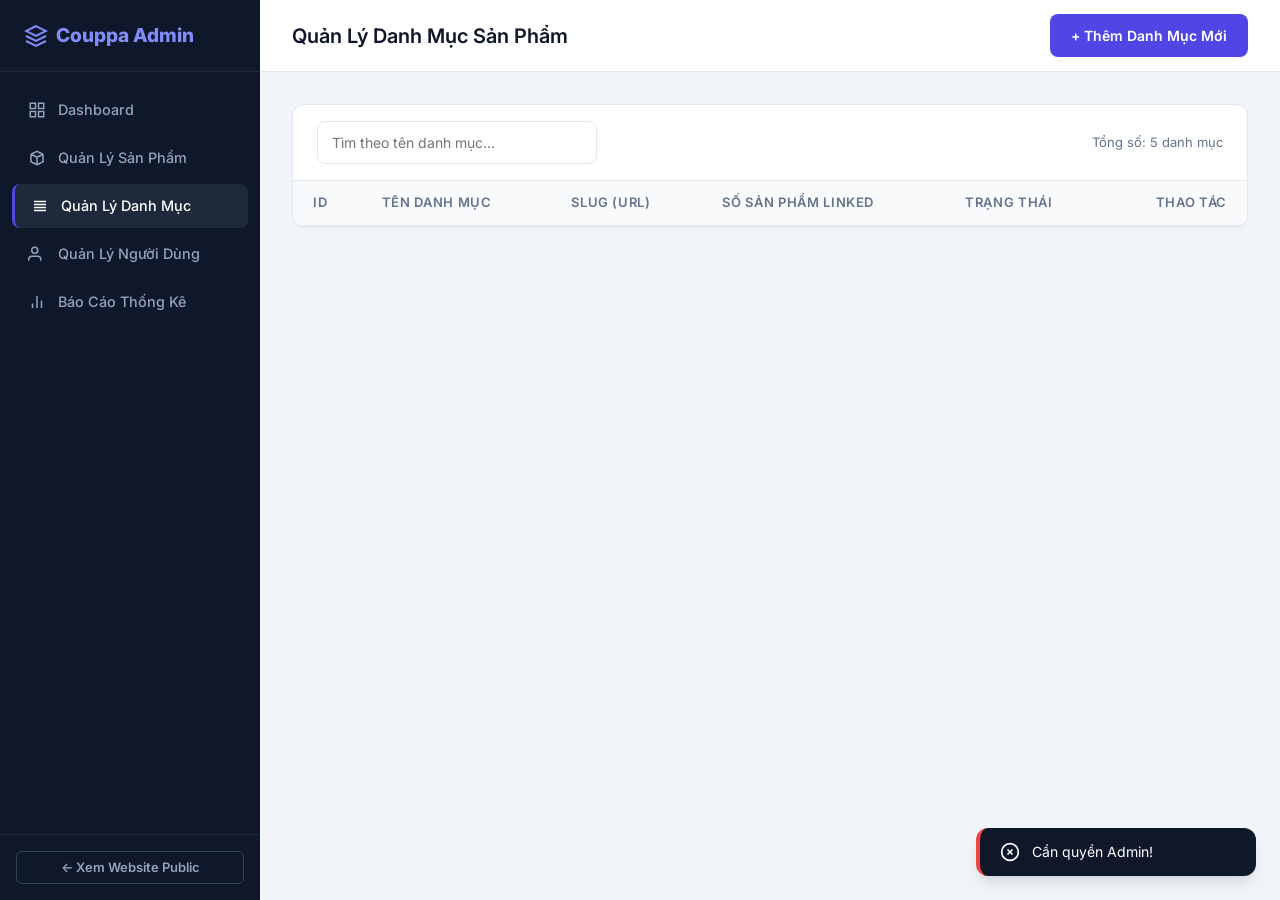
<file: html/admin/categories.html>
<!DOCTYPE html>
<html lang="vi">
<head>
  <meta charset="UTF-8">
  <meta name="viewport" content="width=device-width, initial-scale=1.0">
  <title>Quản Lý Danh Mục - Admin Couppa</title>
  <link rel="stylesheet" href="../css/styles.css">
</head>
<body>

  <div class="admin-wrapper">
    
    <!-- SIDEBAR -->
    <aside class="admin-sidebar">
      <div class="admin-sidebar-header">
        <svg width="24" height="24" fill="none" stroke="currentColor" stroke-width="2" viewBox="0 0 24 24" style="margin-right: 8px;"><path d="M12 2L2 7l10 5 10-5-10-5zM2 17l10 5 10-5M2 12l10 5 10-5"></path></svg>
        Couppa Admin
      </div>

      <nav class="admin-menu">
        <a href="dashboard.html" class="admin-menu-item">
          <svg width="18" height="18" fill="none" stroke="currentColor" stroke-width="2" viewBox="0 0 24 24"><rect x="3" y="3" width="7" height="7"></rect><rect x="14" y="3" width="7" height="7"></rect><rect x="14" y="14" width="7" height="7"></rect><rect x="3" y="14" width="7" height="7"></rect></svg>
          Dashboard
        </a>
        <a href="products.html" class="admin-menu-item">
          <svg width="18" height="18" fill="none" stroke="currentColor" stroke-width="2" viewBox="0 0 24 24"><path d="M20 7l-8-4-8 4m16 0l-8 4m8-4v10l-8 4m0-10L4 7m8 4v10M4 7v10l8 4"></path></svg>
          Quản Lý Sản Phẩm
        </a>
        <a href="categories.html" class="admin-menu-item active">
          <svg width="18" height="18" fill="none" stroke="currentColor" stroke-width="2" viewBox="0 0 24 24"><path d="M4 6h16M4 10h16M4 14h16M4 18h16"></path></svg>
          Quản Lý Danh Mục
        </a>
        <a href="users.html" class="admin-menu-item">
          <svg width="18" height="18" fill="none" stroke="currentColor" stroke-width="2" viewBox="0 0 24 24"><path d="M17 21v-2a4 4 0 00-4-4H5a4 4 0 00-4 4v2"></path><circle cx="9" cy="7" r="4"></circle></svg>
          Quản Lý Người Dùng
        </a>
        <a href="reports.html" class="admin-menu-item">
          <svg width="18" height="18" fill="none" stroke="currentColor" stroke-width="2" viewBox="0 0 24 24"><line x1="18" y1="20" x2="18" y2="10"></line><line x1="12" y1="20" x2="12" y2="4"></line><line x1="6" y1="20" x2="6" y2="14"></line></svg>
          Báo Cáo Thống Kê
        </a>
      </nav>

      <div style="margin-top: auto; padding: var(--space-4); border-top: 1px solid #1E293B;">
        <a href="../index.html" class="btn btn-outline btn-block btn-sm" style="color: #94A3B8; border-color: #334155;">&larr; Xem Website Public</a>
      </div>
    </aside>

    <!-- MAIN CONTENT -->
    <div class="admin-main">
      
      <header class="admin-topbar">
        <h3>Quản Lý Danh Mục Sản Phẩm</h3>
        <button onclick="openCategoryModal()" class="btn btn-primary">
          + Thêm Danh Mục Mới
        </button>
      </header>

      <main class="admin-content">
        
        <div class="data-table-container">
          <div class="table-toolbar">
            <input type="text" id="cat-search" class="form-input" placeholder="Tìm theo tên danh mục..." style="width: 280px;">
            <span class="caption" id="cat-count">Tổng số: 5 danh mục</span>
          </div>

          <table class="data-table">
            <thead>
              <tr>
                <th>ID</th>
                <th>Tên Danh Mục</th>
                <th>Slug (URL)</th>
                <th>Số Sản Phẩm Linked</th>
                <th>Trạng Thái</th>
                <th style="text-align: right;">Thao Tác</th>
              </tr>
            </thead>
            <tbody id="category-table-body">
              <!-- Rendered via JS -->
            </tbody>
          </table>
        </div>

      </main>

    </div>
  </div>

  <!-- ADD / EDIT CATEGORY MODAL -->
  <div id="category-modal" class="modal-overlay">
    <div class="modal-container">
      <div class="modal-header">
        <h3 id="cat-modal-title">Thêm Danh Mục Mới</h3>
        <button onclick="CouppaApp.closeModal('category-modal')" style="background: none; border: none; font-size: 1.5rem; cursor: pointer;">&times;</button>
      </div>

      <form id="category-form" onsubmit="saveCategory(event)">
        <div class="modal-body">
          <input type="hidden" id="cat-id">

          <div class="form-group">
            <label class="form-label" for="cat-name">Tên Danh Mục <span class="required">*</span></label>
            <input type="text" id="cat-name" class="form-input" placeholder="Ví dụ: Thiết bị thông minh" required oninput="generateSlug(this.value)">
          </div>

          <div class="form-group">
            <label class="form-label" for="cat-slug">Slug URL <span class="required">*</span></label>
            <input type="text" id="cat-slug" class="form-input" placeholder="thiet-bi-thong-minh" required>
          </div>

          <div class="form-group">
            <label class="checkbox-label">
              <input type="checkbox" id="cat-active" checked> Đang hoạt động (Active)
            </label>
            <span class="form-hint" style="margin-top: 4px; display: block;">Danh mục Inactive sẽ bị ẩn trên trang Public (BR-15).</span>
          </div>

        </div>

        <div class="modal-footer">
          <button type="button" onclick="CouppaApp.closeModal('category-modal')" class="btn btn-outline">Hủy</button>
          <button type="submit" class="btn btn-primary">Lưu Danh Mục</button>
        </div>
      </form>
    </div>
  </div>

  <script src="../js/apiClient.js"></script>
  <script src="../js/main.js"></script>
  <script>
    document.addEventListener('DOMContentLoaded', async () => {
      try {
        const me = await ApiClient.get('/users/me');
        if (me.role !== 'Admin') throw new Error('not admin');
      } catch (err) {
        CouppaApp.showToast('Cần quyền Admin!', 'error');
        setTimeout(() => window.location.href = '../login.html', 1000);
        return;
      }

      renderCategoryTable();
      document.getElementById('cat-search').addEventListener('input', renderCategoryTable);
    });

    async function renderCategoryTable() {
      const search = document.getElementById('cat-search').value.trim();
      const params = new URLSearchParams();
      if (search) params.set('search', search);

      let result;
      try {
        result = await ApiClient.get(`/admin/categories?${params.toString()}`);
      } catch (err) {
        CouppaApp.showToast(CouppaApp.getErrorMessage(err), 'error');
        return;
      }

      document.getElementById('cat-count').textContent = `Tổng số: ${result.totalItems} danh mục`;

      const tbody = document.getElementById('category-table-body');
      tbody.innerHTML = result.items.map(c => `
          <tr>
            <td>${c.id}</td>
            <td style="font-weight: 600;">${CouppaApp.escapeHtml(c.name)}</td>
            <td><code>${CouppaApp.escapeHtml(c.slug)}</code></td>
            <td>
              <span class="badge badge-info">Xem chi tiết SP</span>
            </td>
            <td>
              <button onclick="toggleCategoryStatus(${c.id}, ${c.isActive})" class="badge ${c.isActive ? 'badge-success' : 'badge-danger'}" style="border: none; cursor: pointer;">
                ${c.isActive ? 'Active' : 'Inactive'}
              </button>
            </td>
            <td style="text-align: right;">
              <button onclick="editCategory(${c.id})" class="btn btn-outline btn-sm" style="margin-right: 4px;">Sửa</button>
              <button onclick="deleteCategory(${c.id})" class="btn btn-outline btn-sm" style="color: var(--color-error); border-color: var(--color-error-light);">Xóa</button>
            </td>
          </tr>
        `).join('');
    }

    function generateSlug(text) {
      const slug = text.toLowerCase()
        .replace(/à|á|ạ|ả|ã|â|ầ|ấ|ậ|ẩ|ẫ|ă|ằ|ắ|ặ|ẳ|ẵ/g, "a")
        .replace(/è|é|ẹ|ẻ|ẽ|ê|ề|ế|ệ|ể|ễ/g, "e")
        .replace(/ì|í|ị|ỉ|ĩ/g, "i")
        .replace(/ò|ó|ọ|ỏ|õ|ô|ồ|ố|ộ|ổ|ỗ|ơ|ờ|ớ|ợ|ở|ỡ/g, "o")
        .replace(/ù|ú|ụ|ủ|ũ|ư|ừ|ứ|ự|ử|ữ/g, "u")
        .replace(/ỳ|ý|ỵ|ỷ|ỹ/g, "y")
        .replace(/đ/g, "d")
        .replace(/[^a-z0-9 -]/g, "")
        .replace(/\s+/g, "-")
        .replace(/-+/g, "-");
      document.getElementById('cat-slug').value = slug;
    }

    function openCategoryModal(cat = null) {
      document.getElementById('cat-id').value = cat ? cat.id : '';
      document.getElementById('cat-name').value = cat ? cat.name : '';
      document.getElementById('cat-slug').value = cat ? cat.slug : '';
      document.getElementById('cat-active').checked = cat ? cat.isActive : true;

      document.getElementById('cat-modal-title').textContent = cat ? 'Chỉnh Sửa Danh Mục' : 'Thêm Danh Mục Mới';
      CouppaApp.openModal('category-modal');
    }

    async function editCategory(id) {
      try {
        const cat = await ApiClient.get(`/admin/categories/${id}`);
        openCategoryModal(cat);
      } catch (err) {
        CouppaApp.showToast(CouppaApp.getErrorMessage(err), 'error');
      }
    }

    // Đổi trạng thái dùng API riêng PATCH .../status (ChangeCategoryStatusRequest) - tách biệt
    // khỏi Create/Update (CreateCategoryRequest/UpdateCategoryRequest không có field IsActive).
    async function toggleCategoryStatus(id, currentActive) {
      try {
        const updated = await ApiClient.patch(`/admin/categories/${id}/status`, { isActive: !currentActive });
        CouppaApp.showToast(`Đã đổi trạng thái danh mục sang ${updated.isActive ? 'Active' : 'Inactive'}`, 'info');
        renderCategoryTable();
      } catch (err) {
        CouppaApp.showToast(CouppaApp.getErrorMessage(err), 'error');
      }
    }

    async function deleteCategory(id) {
      if (!confirm('Bạn có chắc chắn muốn xóa danh mục này?')) return;

      try {
        await ApiClient.del(`/admin/categories/${id}`);
        CouppaApp.showToast('Xóa danh mục thành công!', 'success');
        renderCategoryTable();
      } catch (err) {
        // 409 (BR-03): còn sản phẩm liên kết - dùng đúng error.details.productCount từ server
        // thay vì tự đếm client-side (tránh sai lệch do dữ liệu trang hiện tại không đầy đủ).
        if (err && err.name === 'ApiError' && err.code === 'CATEGORY_HAS_PRODUCTS') {
          const count = err.details && err.details.productCount;
          CouppaApp.showToast(`KHÔNG THỂ XÓA (BR-03): Danh mục này đang có ${count} sản phẩm liên kết! Vui lòng chuyển sản phẩm sang danh mục khác trước.`, 'error');
        } else {
          CouppaApp.showToast(CouppaApp.getErrorMessage(err), 'error');
        }
      }
    }

    async function saveCategory(e) {
      e.preventDefault();
      const id = document.getElementById('cat-id').value;
      const name = document.getElementById('cat-name').value.trim();
      const slug = document.getElementById('cat-slug').value.trim();

      const payload = { name, slug, description: null };

      try {
        if (id) {
          await ApiClient.put(`/admin/categories/${id}`, payload);
          CouppaApp.showToast('Cập nhật danh mục thành công!', 'success');
        } else {
          await ApiClient.post('/admin/categories', payload);
          CouppaApp.showToast('Thêm danh mục mới thành công!', 'success');
        }
        CouppaApp.closeModal('category-modal');
        renderCategoryTable();
      } catch (err) {
        CouppaApp.showToast(CouppaApp.getErrorMessage(err), 'error');
      }
    }
  </script>
</body>
</html>
</file>
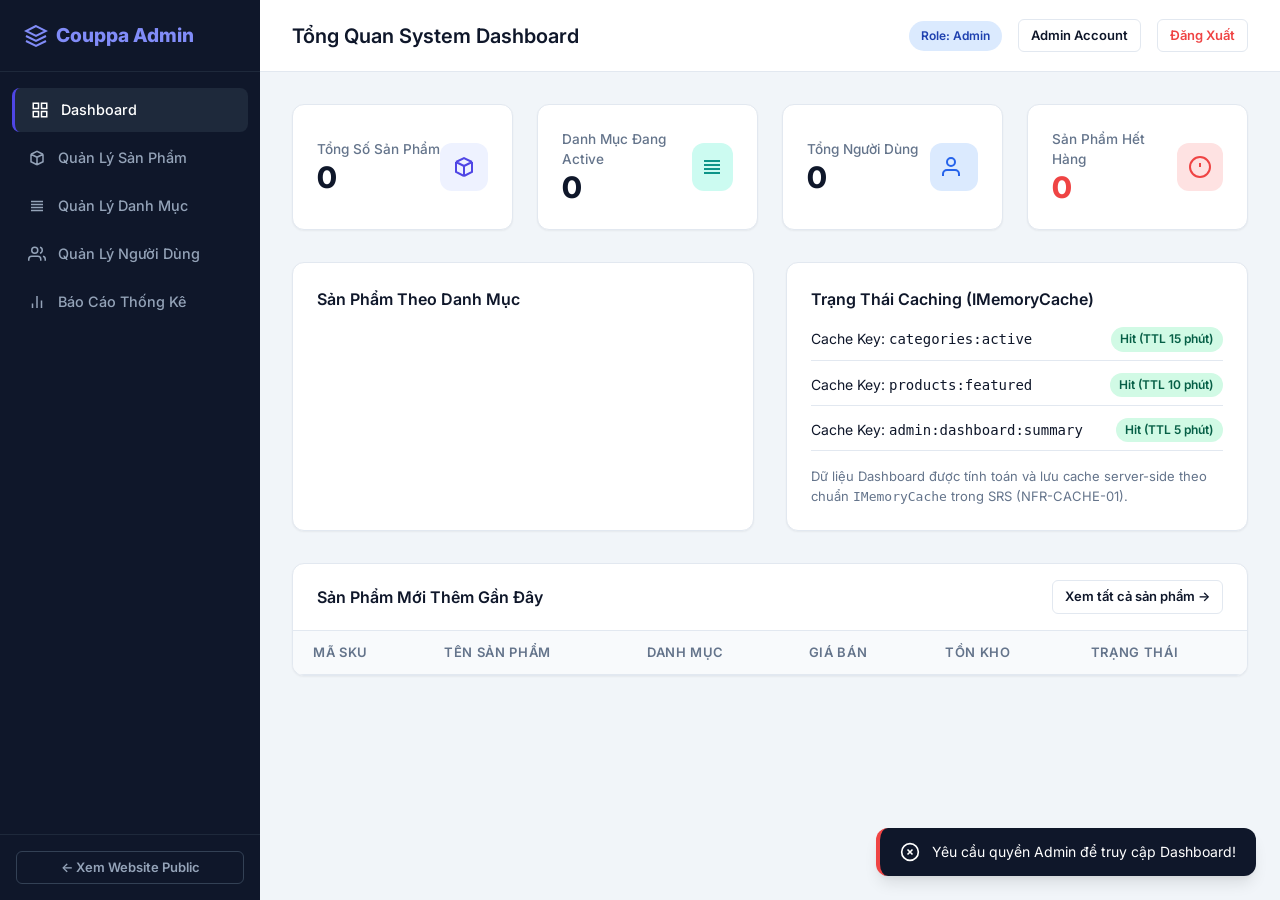
<file: html/admin/dashboard.html>
<!DOCTYPE html>
<html lang="vi">
<head>
  <meta charset="UTF-8">
  <meta name="viewport" content="width=device-width, initial-scale=1.0">
  <title>Admin Dashboard - Couppa</title>
  <link rel="stylesheet" href="../css/styles.css">
</head>
<body>

  <div class="admin-wrapper">
    
    <!-- ADMIN SIDEBAR -->
    <aside class="admin-sidebar">
      <div class="admin-sidebar-header">
        <svg width="24" height="24" fill="none" stroke="currentColor" stroke-width="2" viewBox="0 0 24 24" style="margin-right: 8px;"><path d="M12 2L2 7l10 5 10-5-10-5zM2 17l10 5 10-5M2 12l10 5 10-5"></path></svg>
        Couppa Admin
      </div>

      <nav class="admin-menu">
        <a href="dashboard.html" class="admin-menu-item active">
          <svg width="18" height="18" fill="none" stroke="currentColor" stroke-width="2" viewBox="0 0 24 24"><rect x="3" y="3" width="7" height="7"></rect><rect x="14" y="3" width="7" height="7"></rect><rect x="14" y="14" width="7" height="7"></rect><rect x="3" y="14" width="7" height="7"></rect></svg>
          Dashboard
        </a>
        <a href="products.html" class="admin-menu-item">
          <svg width="18" height="18" fill="none" stroke="currentColor" stroke-width="2" viewBox="0 0 24 24"><path d="M20 7l-8-4-8 4m16 0l-8 4m8-4v10l-8 4m0-10L4 7m8 4v10M4 7v10l8 4"></path></svg>
          Quản Lý Sản Phẩm
        </a>
        <a href="categories.html" class="admin-menu-item">
          <svg width="18" height="18" fill="none" stroke="currentColor" stroke-width="2" viewBox="0 0 24 24"><path d="M4 6h16M4 10h16M4 14h16M4 18h16"></path></svg>
          Quản Lý Danh Mục
        </a>
        <a href="users.html" class="admin-menu-item">
          <svg width="18" height="18" fill="none" stroke="currentColor" stroke-width="2" viewBox="0 0 24 24"><path d="M17 21v-2a4 4 0 00-4-4H5a4 4 0 00-4 4v2"></path><circle cx="9" cy="7" r="4"></circle><path d="M23 21v-2a4 4 0 00-3-3.87"></path><path d="M16 3.13a4 4 0 010 7.75"></path></svg>
          Quản Lý Người Dùng
        </a>
        <a href="reports.html" class="admin-menu-item">
          <svg width="18" height="18" fill="none" stroke="currentColor" stroke-width="2" viewBox="0 0 24 24"><line x1="18" y1="20" x2="18" y2="10"></line><line x1="12" y1="20" x2="12" y2="4"></line><line x1="6" y1="20" x2="6" y2="14"></line></svg>
          Báo Cáo Thống Kê
        </a>
      </nav>

      <div style="margin-top: auto; padding: var(--space-4); border-top: 1px solid #1E293B;">
        <a href="../index.html" class="btn btn-outline btn-block btn-sm" style="color: #94A3B8; border-color: #334155;">
          &larr; Xem Website Public
        </a>
      </div>
    </aside>

    <!-- ADMIN MAIN SECTION -->
    <div class="admin-main">
      
      <!-- TOPBAR -->
      <header class="admin-topbar">
        <h3 style="margin: 0;">Tổng Quan System Dashboard</h3>
        
        <div class="flex items-center gap-4">
          <span class="badge badge-info" style="padding: 6px 12px;">Role: Admin</span>
          <a href="../profile.html" class="btn btn-outline btn-sm">Admin Account</a>
          <button onclick="CouppaApp.logout()" class="btn btn-outline btn-sm" style="color: var(--color-error);">Đăng Xuất</button>
        </div>
      </header>

      <!-- CONTENT -->
      <main class="admin-content">
        
        <!-- KPI STAT CARDS -->
        <div class="stat-grid">
          
          <div class="stat-card">
            <div>
              <div class="stat-title">Tổng Số Sản Phẩm</div>
              <div class="stat-val" id="dash-total-products">0</div>
            </div>
            <div class="stat-icon">
              <svg width="24" height="24" fill="none" stroke="currentColor" stroke-width="2" viewBox="0 0 24 24"><path d="M20 7l-8-4-8 4m16 0l-8 4m8-4v10l-8 4m0-10L4 7m8 4v10M4 7v10l8 4"></path></svg>
            </div>
          </div>

          <div class="stat-card">
            <div>
              <div class="stat-title">Danh Mục Đang Active</div>
              <div class="stat-val" id="dash-total-categories">0</div>
            </div>
            <div class="stat-icon" style="background-color: var(--color-secondary-light); color: var(--color-secondary);">
              <svg width="24" height="24" fill="none" stroke="currentColor" stroke-width="2" viewBox="0 0 24 24"><path d="M4 6h16M4 10h16M4 14h16M4 18h16"></path></svg>
            </div>
          </div>

          <div class="stat-card">
            <div>
              <div class="stat-title">Tổng Người Dùng</div>
              <div class="stat-val" id="dash-total-users">0</div>
            </div>
            <div class="stat-icon" style="background-color: #DBEAFE; color: #2563EB;">
              <svg width="24" height="24" fill="none" stroke="currentColor" stroke-width="2" viewBox="0 0 24 24"><path d="M17 21v-2a4 4 0 00-4-4H5a4 4 0 00-4 4v2"></path><circle cx="9" cy="7" r="4"></circle></svg>
            </div>
          </div>

          <div class="stat-card">
            <div>
              <div class="stat-title">Sản Phẩm Hết Hàng</div>
              <div class="stat-val" id="dash-out-of-stock" style="color: var(--color-error);">0</div>
            </div>
            <div class="stat-icon" style="background-color: var(--color-error-light); color: var(--color-error);">
              <svg width="24" height="24" fill="none" stroke="currentColor" stroke-width="2" viewBox="0 0 24 24"><circle cx="12" cy="12" r="10"></circle><line x1="12" y1="8" x2="12" y2="12"></line><line x1="12" y1="16" x2="12.01" y2="16"></line></svg>
            </div>
          </div>

        </div>

        <!-- CHARTS & RECENT PRODUCTS -->
        <div class="grid grid-cols-2" style="gap: var(--space-8); margin-bottom: var(--space-8);">
          
          <div class="card" style="padding: var(--space-6); background: white;">
            <h4 style="margin-bottom: var(--space-4);">Sản Phẩm Theo Danh Mục</h4>
            <div id="chart-bars-container" style="display: flex; flex-direction: column; gap: var(--space-3);">
              <!-- Rendered via JS -->
            </div>
          </div>

          <div class="card" style="padding: var(--space-6); background: white;">
            <h4 style="margin-bottom: var(--space-4);">Trạng Thái Caching (IMemoryCache)</h4>
            <ul style="display: flex; flex-direction: column; gap: var(--space-3); font-size: 0.875rem;">
              <li class="flex justify-between items-center" style="border-bottom: 1px solid var(--color-border); padding-bottom: 8px;">
                <span>Cache Key: <code>categories:active</code></span>
                <span class="badge badge-success">Hit (TTL 15 phút)</span>
              </li>
              <li class="flex justify-between items-center" style="border-bottom: 1px solid var(--color-border); padding-bottom: 8px;">
                <span>Cache Key: <code>products:featured</code></span>
                <span class="badge badge-success">Hit (TTL 10 phút)</span>
              </li>
              <li class="flex justify-between items-center" style="border-bottom: 1px solid var(--color-border); padding-bottom: 8px;">
                <span>Cache Key: <code>admin:dashboard:summary</code></span>
                <span class="badge badge-success">Hit (TTL 5 phút)</span>
              </li>
            </ul>
            <p class="caption" style="margin-top: var(--space-4);">
              Dữ liệu Dashboard được tính toán và lưu cache server-side theo chuẩn <code>IMemoryCache</code> trong SRS (NFR-CACHE-01).
            </p>
          </div>

        </div>

        <!-- RECENT PRODUCTS TABLE -->
        <div class="data-table-container">
          <div class="table-toolbar">
            <h4>Sản Phẩm Mới Thêm Gần Đây</h4>
            <a href="products.html" class="btn btn-outline btn-sm">Xem tất cả sản phẩm &rarr;</a>
          </div>

          <table class="data-table">
            <thead>
              <tr>
                <th>Mã SKU</th>
                <th>Tên Sản Phẩm</th>
                <th>Danh Mục</th>
                <th>Giá Bán</th>
                <th>Tồn Kho</th>
                <th>Trạng Thái</th>
              </tr>
            </thead>
            <tbody id="recent-products-tbody">
              <!-- Rendered via JS -->
            </tbody>
          </table>
        </div>

      </main>

    </div>
  </div>

  <script src="../js/apiClient.js"></script>
  <script src="../js/main.js"></script>
  <script>
    document.addEventListener('DOMContentLoaded', async () => {
      let me;
      try {
        me = await ApiClient.get('/users/me');
      } catch (err) {
        CouppaApp.showToast('Yêu cầu quyền Admin để truy cập Dashboard!', 'error');
        setTimeout(() => window.location.href = '../login.html', 1000);
        return;
      }
      if (me.role !== 'Admin') {
        CouppaApp.showToast('Yêu cầu quyền Admin để truy cập Dashboard!', 'error');
        setTimeout(() => window.location.href = '../login.html', 1000);
        return;
      }

      let summary;
      try {
        summary = await ApiClient.get('/admin/dashboard/summary');
      } catch (err) {
        CouppaApp.showToast(CouppaApp.getErrorMessage(err), 'error');
        return;
      }

      document.getElementById('dash-total-products').textContent = summary.totalProducts;
      document.getElementById('dash-total-categories').textContent = summary.totalCategories;
      document.getElementById('dash-total-users').textContent = summary.totalUsers;
      document.getElementById('dash-out-of-stock').textContent = summary.outOfStockProducts;

      const chartContainer = document.getElementById('chart-bars-container');
      const catCounts = summary.productsByCategory; // [{categoryName, count}]

      const maxCount = Math.max(...catCounts.map(c => c.count), 1);
      chartContainer.innerHTML = catCounts.map(c => {
        const percent = Math.round((c.count / maxCount) * 100);
        return `
          <div>
            <div class="flex justify-between" style="font-size: 0.8125rem; font-weight: 500; margin-bottom: 4px;">
              <span>${CouppaApp.escapeHtml(c.categoryName)}</span>
              <strong>${c.count} sản phẩm</strong>
            </div>
            <div style="height: 10px; background: #E2E8F0; border-radius: var(--radius-full); overflow: hidden;">
              <div style="width: ${percent}%; height: 100%; background: var(--color-primary); border-radius: var(--radius-full);"></div>
            </div>
          </div>
        `;
      }).join('');

      // DashboardSummaryResponse.recentProducts chỉ có {id, name, createdAt} - không đủ field
      // (sku/categoryName/price/stockQuantity/isActive) cho bảng gốc, nên rút gọn bảng còn
      // Tên Sản Phẩm + Ngày Tạo thay vì hiển thị placeholder sai dữ liệu.
      const tbody = document.getElementById('recent-products-tbody');
      const theadRow = tbody.closest('table').querySelector('thead tr');
      theadRow.innerHTML = '<th>Tên Sản Phẩm</th><th>Ngày Tạo</th>';
      tbody.innerHTML = summary.recentProducts.map(p => `
        <tr>
          <td style="font-weight: 600;">${CouppaApp.escapeHtml(p.name)}</td>
          <td>${new Date(p.createdAt).toLocaleString('vi-VN')}</td>
        </tr>
      `).join('');
    });
  </script>
</body>
</html>
</file>
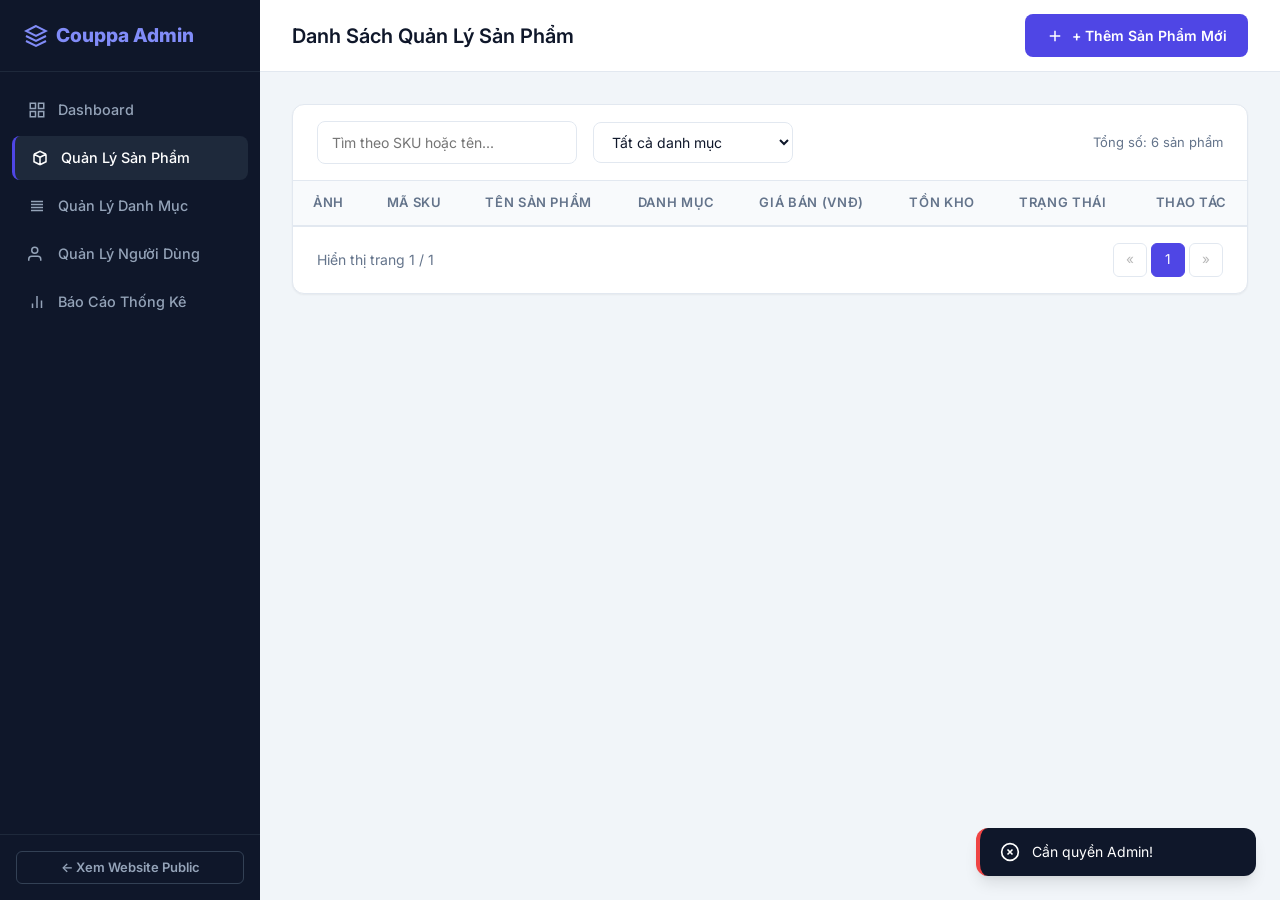
<file: html/admin/products.html>
<!DOCTYPE html>
<html lang="vi">
<head>
  <meta charset="UTF-8">
  <meta name="viewport" content="width=device-width, initial-scale=1.0">
  <title>Quản Lý Sản Phẩm - Admin Couppa</title>
  <link rel="stylesheet" href="../css/styles.css">
</head>
<body>

  <div class="admin-wrapper">
    
    <!-- SIDEBAR -->
    <aside class="admin-sidebar">
      <div class="admin-sidebar-header">
        <svg width="24" height="24" fill="none" stroke="currentColor" stroke-width="2" viewBox="0 0 24 24" style="margin-right: 8px;"><path d="M12 2L2 7l10 5 10-5-10-5zM2 17l10 5 10-5M2 12l10 5 10-5"></path></svg>
        Couppa Admin
      </div>

      <nav class="admin-menu">
        <a href="dashboard.html" class="admin-menu-item">
          <svg width="18" height="18" fill="none" stroke="currentColor" stroke-width="2" viewBox="0 0 24 24"><rect x="3" y="3" width="7" height="7"></rect><rect x="14" y="3" width="7" height="7"></rect><rect x="14" y="14" width="7" height="7"></rect><rect x="3" y="14" width="7" height="7"></rect></svg>
          Dashboard
        </a>
        <a href="products.html" class="admin-menu-item active">
          <svg width="18" height="18" fill="none" stroke="currentColor" stroke-width="2" viewBox="0 0 24 24"><path d="M20 7l-8-4-8 4m16 0l-8 4m8-4v10l-8 4m0-10L4 7m8 4v10M4 7v10l8 4"></path></svg>
          Quản Lý Sản Phẩm
        </a>
        <a href="categories.html" class="admin-menu-item">
          <svg width="18" height="18" fill="none" stroke="currentColor" stroke-width="2" viewBox="0 0 24 24"><path d="M4 6h16M4 10h16M4 14h16M4 18h16"></path></svg>
          Quản Lý Danh Mục
        </a>
        <a href="users.html" class="admin-menu-item">
          <svg width="18" height="18" fill="none" stroke="currentColor" stroke-width="2" viewBox="0 0 24 24"><path d="M17 21v-2a4 4 0 00-4-4H5a4 4 0 00-4 4v2"></path><circle cx="9" cy="7" r="4"></circle></svg>
          Quản Lý Người Dùng
        </a>
        <a href="reports.html" class="admin-menu-item">
          <svg width="18" height="18" fill="none" stroke="currentColor" stroke-width="2" viewBox="0 0 24 24"><line x1="18" y1="20" x2="18" y2="10"></line><line x1="12" y1="20" x2="12" y2="4"></line><line x1="6" y1="20" x2="6" y2="14"></line></svg>
          Báo Cáo Thống Kê
        </a>
      </nav>

      <div style="margin-top: auto; padding: var(--space-4); border-top: 1px solid #1E293B;">
        <a href="../index.html" class="btn btn-outline btn-block btn-sm" style="color: #94A3B8; border-color: #334155;">&larr; Xem Website Public</a>
      </div>
    </aside>

    <!-- MAIN CONTENT AREA -->
    <div class="admin-main">
      
      <header class="admin-topbar">
        <h3>Danh Sách Quản Lý Sản Phẩm</h3>
        <button onclick="openProductModal()" class="btn btn-primary">
          <svg width="18" height="18" fill="none" stroke="currentColor" stroke-width="2" viewBox="0 0 24 24"><line x1="12" y1="5" x2="12" y2="19"></line><line x1="5" y1="12" x2="19" y2="12"></line></svg>
          + Thêm Sản Phẩm Mới
        </button>
      </header>

      <main class="admin-content">
        
        <div class="data-table-container">
          <div class="table-toolbar">
            <div class="flex gap-4 items-center">
              <input type="text" id="admin-prod-search" class="form-input" placeholder="Tìm theo SKU hoặc tên..." style="width: 260px;">
              <select id="admin-prod-cat-filter" class="form-select" style="width: 200px;">
                <option value="all">Tất cả danh mục</option>
              </select>
            </div>
            <span class="caption" id="table-count">Tổng số: 6 sản phẩm</span>
          </div>

          <table class="data-table">
            <thead>
              <tr>
                <th>Ảnh</th>
                <th>Mã SKU</th>
                <th>Tên Sản Phẩm</th>
                <th>Danh Mục</th>
                <th>Giá Bán (VNĐ)</th>
                <th>Tồn Kho</th>
                <th>Trạng Thái</th>
                <th style="text-align: right;">Thao Tác</th>
              </tr>
            </thead>
            <tbody id="products-table-body">
              <!-- Rendered via JS -->
            </tbody>
          </table>

          <div class="pagination">
            <span>Hiển thị trang 1 / 1</span>
            <div class="page-btn-group">
              <button class="page-btn" disabled>&laquo;</button>
              <button class="page-btn active">1</button>
              <button class="page-btn" disabled>&raquo;</button>
            </div>
          </div>
        </div>

      </main>

    </div>
  </div>

  <!-- ADD / EDIT PRODUCT MODAL DIALOG -->
  <div id="product-modal" class="modal-overlay">
    <div class="modal-container" style="max-width: 680px;">
      <div class="modal-header">
        <h3 id="modal-title">Thêm Sản Phẩm Mới</h3>
        <button onclick="CouppaApp.closeModal('product-modal')" style="background: none; border: none; font-size: 1.5rem; cursor: pointer; color: var(--color-text-muted);">&times;</button>
      </div>

      <form id="product-form" onsubmit="saveProduct(event)">
        <div class="modal-body">
          <input type="hidden" id="prod-id">

          <div class="grid grid-cols-2" style="gap: var(--space-4);">
            <div class="form-group">
              <label class="form-label" for="prod-sku">Mã Sản Phẩm (SKU) <span class="required">*</span></label>
              <input type="text" id="prod-sku" class="form-input" placeholder="SP-007" required>
            </div>
            <div class="form-group">
              <label class="form-label" for="prod-category">Danh Mục <span class="required">*</span></label>
              <select id="prod-category" class="form-select" required>
              </select>
            </div>
          </div>

          <div class="form-group">
            <label class="form-label" for="prod-name">Tên Sản Phẩm <span class="required">*</span></label>
            <input type="text" id="prod-name" class="form-input" placeholder="Nhập tên sản phẩm đầy đủ" required>
          </div>

          <div class="grid grid-cols-2" style="gap: var(--space-4);">
            <div class="form-group">
              <label class="form-label" for="prod-price">Giá Bán (VNĐ) <span class="required">*</span></label>
              <input type="number" id="prod-price" class="form-input" min="0" placeholder="0" required>
            </div>
            <div class="form-group">
              <label class="form-label" for="prod-stock">Số Lượng Tồn Kho <span class="required">*</span></label>
              <input type="number" id="prod-stock" class="form-input" min="0" placeholder="0" required>
            </div>
          </div>

          <div class="form-group">
            <label class="form-label" for="prod-img">URL Hình Ảnh</label>
            <input type="url" id="prod-img" class="form-input" placeholder="https://images.unsplash.com/...">
          </div>

          <div class="form-group">
            <label class="form-label" for="prod-short-desc">Mô Tả Ngắn</label>
            <input type="text" id="prod-short-desc" class="form-input" placeholder="Mô tả tóm tắt tính năng">
          </div>

          <div class="grid grid-cols-2" style="gap: var(--space-4); margin-top: var(--space-2);">
            <label class="checkbox-label">
              <input type="checkbox" id="prod-active" checked> Đang kinh doanh (Active)
            </label>
            <label class="checkbox-label">
              <input type="checkbox" id="prod-featured"> Sản phẩm nổi bật (Featured)
            </label>
          </div>

        </div>

        <div class="modal-footer">
          <button type="button" onclick="CouppaApp.closeModal('product-modal')" class="btn btn-outline">Hủy Bỏ</button>
          <button type="submit" class="btn btn-primary">Lưu Sản Phẩm</button>
        </div>
      </form>
    </div>
  </div>

  <script src="../js/apiClient.js"></script>
  <script src="../js/main.js"></script>
  <script>
    let allCategories = [];
    let currentPage = 1;

    document.addEventListener('DOMContentLoaded', async () => {
      try {
        const me = await ApiClient.get('/users/me');
        if (me.role !== 'Admin') throw new Error('not admin');
      } catch (err) {
        CouppaApp.showToast('Cần quyền Admin!', 'error');
        setTimeout(() => window.location.href = '../login.html', 1000);
        return;
      }

      await populateCategorySelects();
      await renderProductsTable();

      document.getElementById('admin-prod-search').addEventListener('input', () => { currentPage = 1; renderProductsTable(); });
      document.getElementById('admin-prod-cat-filter').addEventListener('change', () => { currentPage = 1; renderProductsTable(); });
    });

    async function populateCategorySelects() {
      try {
        const result = await ApiClient.get('/admin/categories?pageSize=100');
        allCategories = result.items;
      } catch (err) {
        allCategories = [];
      }
      const filterSelect = document.getElementById('admin-prod-cat-filter');
      const formSelect = document.getElementById('prod-category');

      filterSelect.innerHTML = '<option value="all">Tất cả danh mục</option>' + allCategories.map(c => `<option value="${c.id}">${CouppaApp.escapeHtml(c.name)}</option>`).join('');
      formSelect.innerHTML = allCategories.map(c => `<option value="${c.id}">${CouppaApp.escapeHtml(c.name)}</option>`).join('');
    }

    async function renderProductsTable() {
      const search = document.getElementById('admin-prod-search').value.trim();
      const catId = document.getElementById('admin-prod-cat-filter').value;

      const params = new URLSearchParams();
      if (search) params.set('search', search);
      if (catId !== 'all') params.set('category', catId);
      params.set('page', currentPage);

      let result;
      try {
        result = await ApiClient.get(`/admin/products?${params.toString()}`);
      } catch (err) {
        CouppaApp.showToast(CouppaApp.getErrorMessage(err), 'error');
        return;
      }

      document.getElementById('table-count').textContent = `Tổng số: ${result.totalItems} sản phẩm`;

      const tbody = document.getElementById('products-table-body');
      tbody.innerHTML = result.items.map(p => `
        <tr>
          <td>
            <img src="${CouppaApp.escapeHtml(p.primaryImageUrl || '')}" style="width: 44px; height: 44px; object-fit: cover; border-radius: var(--radius-md);">
          </td>
          <td><code>${CouppaApp.escapeHtml(p.sku)}</code></td>
          <td style="font-weight: 600;">${CouppaApp.escapeHtml(p.name)}</td>
          <td>${CouppaApp.escapeHtml(p.categoryName || '')}</td>
          <td style="font-weight: 700; color: var(--color-primary);">${CouppaApp.formatCurrency(p.price)}</td>
          <td>${p.stockQuantity}</td>
          <td>
            <button onclick="toggleProductStatus(${p.id}, ${p.isActive})" class="badge ${p.isActive ? 'badge-success' : 'badge-danger'}" style="border: none; cursor: pointer;">
              ${p.isActive ? 'Active' : 'Inactive'}
            </button>
          </td>
          <td style="text-align: right;">
            <button onclick="editProduct(${p.id})" class="btn btn-outline btn-sm" style="margin-right: 4px;">Sửa</button>
            <button onclick="deleteProduct(${p.id})" class="btn btn-outline btn-sm" style="color: var(--color-error); border-color: var(--color-error-light);">Xóa</button>
          </td>
        </tr>
      `).join('');
    }

    function fillProductForm(prod) {
      document.getElementById('prod-id').value = prod ? prod.id : '';
      document.getElementById('prod-sku').value = prod ? prod.sku : '';
      document.getElementById('prod-name').value = prod ? prod.name : '';
      document.getElementById('prod-price').value = prod ? prod.price : '';
      document.getElementById('prod-stock').value = prod ? prod.stockQuantity : 10;
      document.getElementById('prod-category').value = prod ? prod.categoryId : (allCategories[0] ? allCategories[0].id : '');
      document.getElementById('prod-img').value = prod ? (prod.images && prod.images[0] ? prod.images[0].imageUrl : '') : '';
      document.getElementById('prod-short-desc').value = prod ? (prod.shortDescription || '') : '';
      document.getElementById('prod-active').checked = prod ? prod.isActive : true;
      document.getElementById('prod-featured').checked = prod ? prod.isFeatured : false;

      document.getElementById('modal-title').textContent = prod ? 'Chỉnh Sửa Sản Phẩm' : 'Thêm Sản Phẩm Mới';
    }

    function openProductModal() {
      fillProductForm(null);
      CouppaApp.openModal('product-modal');
    }

    async function editProduct(id) {
      try {
        const prod = await ApiClient.get(`/admin/products/${id}`);
        fillProductForm(prod);
        CouppaApp.openModal('product-modal');
      } catch (err) {
        CouppaApp.showToast(CouppaApp.getErrorMessage(err), 'error');
      }
    }

    // Đổi trạng thái Active/Inactive dùng API riêng PATCH .../status (ChangeProductStatusRequest),
    // tách biệt khỏi Create/Update - CreateProductRequest/UpdateProductRequest không có field IsActive.
    async function toggleProductStatus(id, currentActive) {
      try {
        const updated = await ApiClient.patch(`/admin/products/${id}/status`, { isActive: !currentActive });
        CouppaApp.showToast(`Đã chuyển trạng thái sản phẩm sang ${updated.isActive ? 'Active' : 'Inactive'}`, 'info');
        renderProductsTable();
      } catch (err) {
        CouppaApp.showToast(CouppaApp.getErrorMessage(err), 'error');
      }
    }

    async function deleteProduct(id) {
      if (confirm('Bạn có chắc chắn muốn xóa (Soft delete) sản phẩm này không?')) {
        try {
          await ApiClient.del(`/admin/products/${id}`);
          CouppaApp.showToast('Đã xóa sản phẩm thành công!', 'success');
          renderProductsTable();
        } catch (err) {
          CouppaApp.showToast(CouppaApp.getErrorMessage(err), 'error');
        }
      }
    }

    async function saveProduct(e) {
      e.preventDefault();
      const id = document.getElementById('prod-id').value;
      const sku = document.getElementById('prod-sku').value.trim();
      const name = document.getElementById('prod-name').value.trim();
      const price = parseFloat(document.getElementById('prod-price').value) || 0;
      const stockQuantity = parseInt(document.getElementById('prod-stock').value) || 0;
      const categoryId = parseInt(document.getElementById('prod-category').value);
      const imageUrl = document.getElementById('prod-img').value.trim();
      const shortDescription = document.getElementById('prod-short-desc').value.trim();
      const isFeatured = document.getElementById('prod-featured').checked;

      // ImageUrls là mảng string trong request (CreateProductRequest/UpdateProductRequest),
      // form chỉ có 1 input URL đơn nên bọc thành mảng 1 phần tử (rỗng nếu chưa nhập).
      const payload = {
        sku, name, categoryId, price, stockQuantity, isFeatured,
        shortDescription: shortDescription || null,
        imageUrls: imageUrl ? [imageUrl] : []
      };

      try {
        if (id) {
          await ApiClient.put(`/admin/products/${id}`, payload);
          CouppaApp.showToast('Đã cập nhật sản phẩm thành công!', 'success');
        } else {
          await ApiClient.post('/admin/products', payload);
          CouppaApp.showToast('Thêm sản phẩm mới thành công!', 'success');
        }
        CouppaApp.closeModal('product-modal');
        renderProductsTable();
      } catch (err) {
        // 409: SKU trùng (BR-05) - để server xác nhận thay vì tự check client-side trên
        // danh sách trang hiện tại (có thể sai lệch do phân trang/lọc).
        CouppaApp.showToast(CouppaApp.getErrorMessage(err), 'error');
      }
    }
  </script>
</body>
</html>
</file>
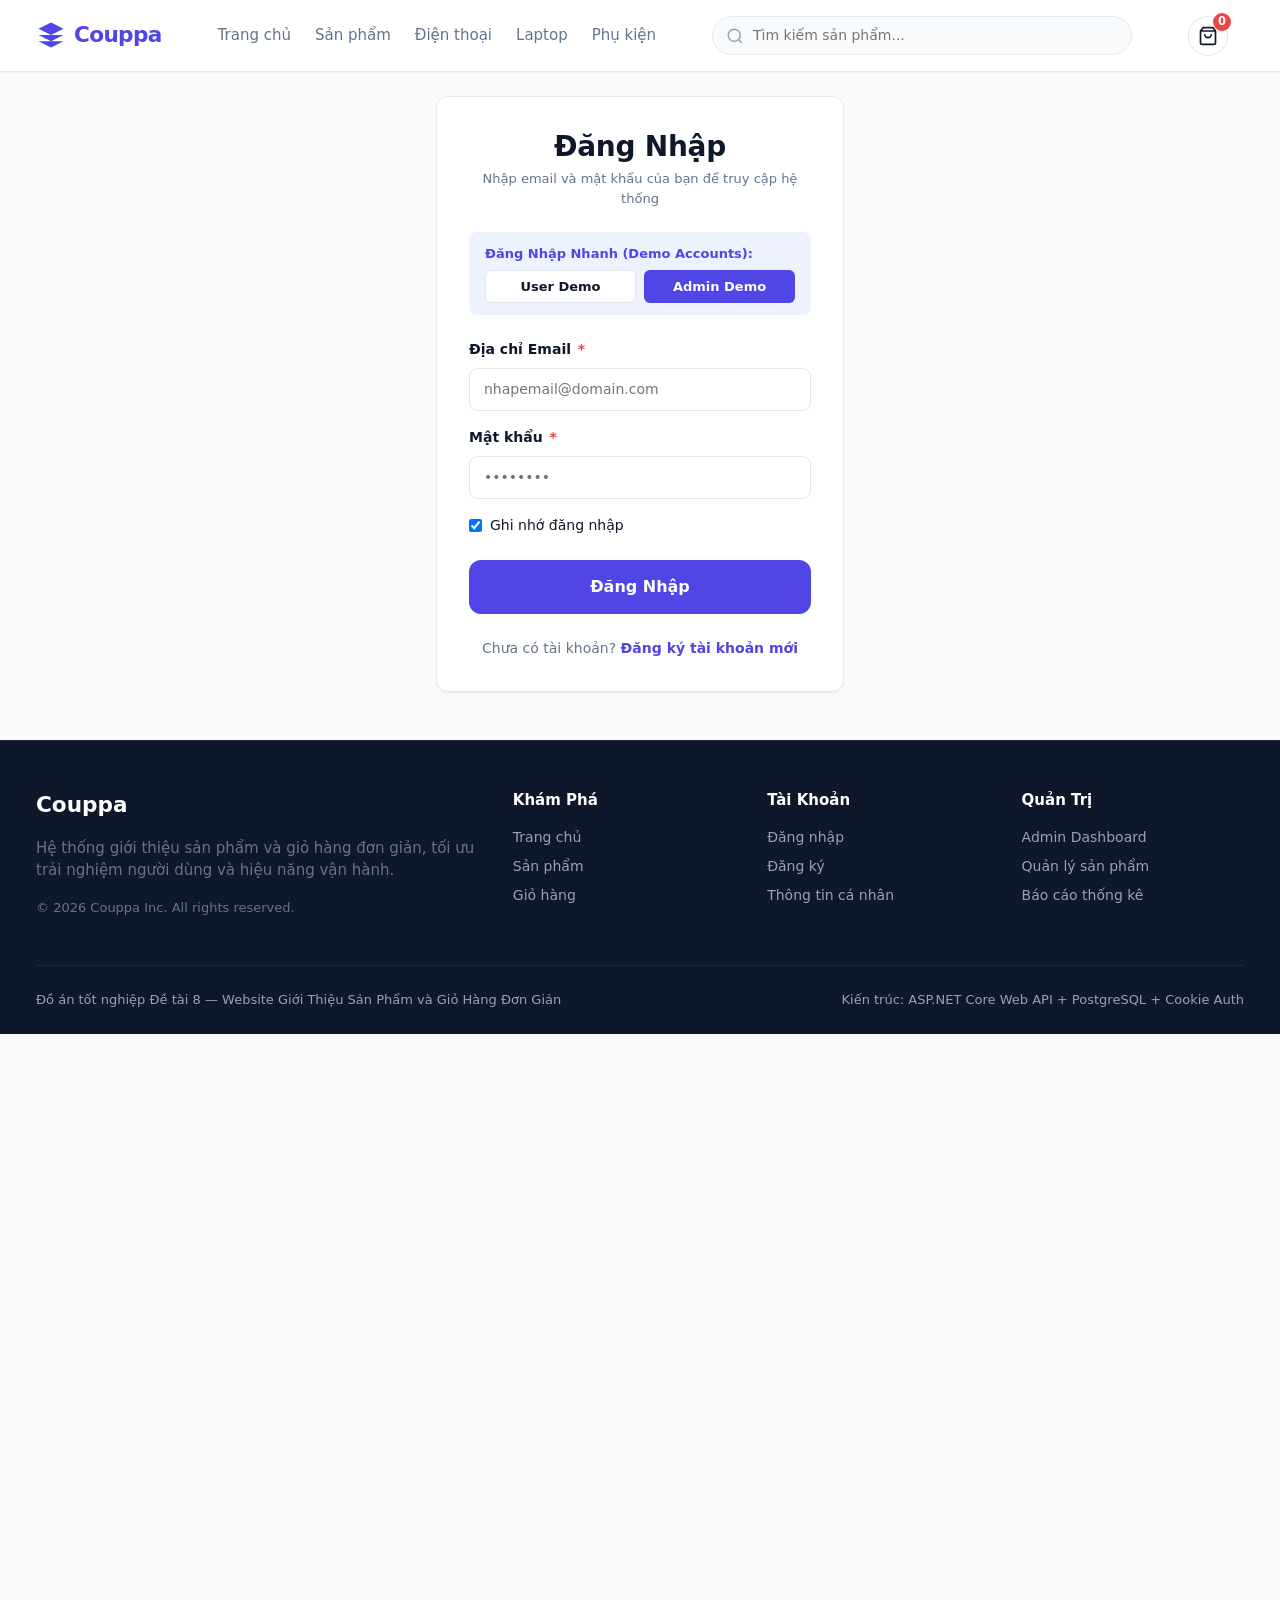
<file: html/admin/reports.html>
<!DOCTYPE html>
<html lang="vi">
<head>
  <meta charset="UTF-8">
  <meta name="viewport" content="width=device-width, initial-scale=1.0">
  <title>Báo Cáo Thống Kê - Admin Couppa</title>
  <link rel="stylesheet" href="../css/styles.css">
</head>
<body>

  <div class="admin-wrapper">
    
    <!-- SIDEBAR -->
    <aside class="admin-sidebar">
      <div class="admin-sidebar-header">
        <svg width="24" height="24" fill="none" stroke="currentColor" stroke-width="2" viewBox="0 0 24 24" style="margin-right: 8px;"><path d="M12 2L2 7l10 5 10-5-10-5zM2 17l10 5 10-5M2 12l10 5 10-5"></path></svg>
        Couppa Admin
      </div>

      <nav class="admin-menu">
        <a href="dashboard.html" class="admin-menu-item">
          <svg width="18" height="18" fill="none" stroke="currentColor" stroke-width="2" viewBox="0 0 24 24"><rect x="3" y="3" width="7" height="7"></rect><rect x="14" y="3" width="7" height="7"></rect><rect x="14" y="14" width="7" height="7"></rect><rect x="3" y="14" width="7" height="7"></rect></svg>
          Dashboard
        </a>
        <a href="products.html" class="admin-menu-item">
          <svg width="18" height="18" fill="none" stroke="currentColor" stroke-width="2" viewBox="0 0 24 24"><path d="M20 7l-8-4-8 4m16 0l-8 4m8-4v10l-8 4m0-10L4 7m8 4v10M4 7v10l8 4"></path></svg>
          Quản Lý Sản Phẩm
        </a>
        <a href="categories.html" class="admin-menu-item">
          <svg width="18" height="18" fill="none" stroke="currentColor" stroke-width="2" viewBox="0 0 24 24"><path d="M4 6h16M4 10h16M4 14h16M4 18h16"></path></svg>
          Quản Lý Danh Mục
        </a>
        <a href="users.html" class="admin-menu-item">
          <svg width="18" height="18" fill="none" stroke="currentColor" stroke-width="2" viewBox="0 0 24 24"><path d="M17 21v-2a4 4 0 00-4-4H5a4 4 0 00-4 4v2"></path><circle cx="9" cy="7" r="4"></circle></svg>
          Quản Lý Người Dùng
        </a>
        <a href="reports.html" class="admin-menu-item active">
          <svg width="18" height="18" fill="none" stroke="currentColor" stroke-width="2" viewBox="0 0 24 24"><line x1="18" y1="20" x2="18" y2="10"></line><line x1="12" y1="20" x2="12" y2="4"></line><line x1="6" y1="20" x2="6" y2="14"></line></svg>
          Báo Cáo Thống Kê
        </a>
      </nav>

      <div style="margin-top: auto; padding: var(--space-4); border-top: 1px solid #1E293B;">
        <a href="../index.html" class="btn btn-outline btn-block btn-sm" style="color: #94A3B8; border-color: #334155;">&larr; Xem Website Public</a>
      </div>
    </aside>

    <!-- MAIN CONTENT -->
    <div class="admin-main">
      
      <header class="admin-topbar">
        <h3>Báo Cáo Thống Kê Nghiệp Vụ</h3>
        <button onclick="window.print()" class="btn btn-outline btn-sm">
          🖨 In Báo Cáo
        </button>
      </header>

      <main class="admin-content">
        
        <!-- REPORT 1 & 2: CATEGORY & STOCK BREAKDOWN -->
        <div class="grid grid-cols-2" style="gap: var(--space-8); margin-bottom: var(--space-8);">
          
          <div class="card" style="padding: var(--space-6); background: white;">
            <h4 style="margin-bottom: var(--space-2);">Thống Kê Sản Phẩm Theo Danh Mục (FR-REPORT-001)</h4>
            <p class="caption" style="margin-bottom: var(--space-4);">Tỷ lệ phân bổ sản phẩm theo các nhóm danh mục hiện có</p>

            <table class="data-table">
              <thead>
                <tr>
                  <th>Tên Danh Mục</th>
                  <th>Số Lượng Sản Phẩm</th>
                  <th>Tỷ Lệ %</th>
                </tr>
              </thead>
              <tbody id="cat-report-tbody">
                <!-- Rendered via JS -->
              </tbody>
            </table>
          </div>

          <div class="card" style="padding: var(--space-6); background: white;">
            <h4 style="margin-bottom: var(--space-2);">Thống Kê Trạng Thái Tồn Kho (FR-REPORT-002)</h4>
            <p class="caption" style="margin-bottom: var(--space-4);">Phân tích tỷ lệ sản phẩm còn hàng vs hết hàng</p>

            <div style="display: flex; flex-direction: column; gap: var(--space-4); margin-top: var(--space-4);">
              <div>
                <div class="flex justify-between" style="font-size: 0.875rem; margin-bottom: 6px;">
                  <span style="font-weight: 600; color: var(--color-success);">Sản phẩm còn hàng (> 0)</span>
                  <strong id="in-stock-count">0 sản phẩm</strong>
                </div>
                <div style="height: 12px; background: #E2E8F0; border-radius: var(--radius-full);">
                  <div id="in-stock-bar" style="height: 100%; background: var(--color-success); border-radius: var(--radius-full); width: 80%;"></div>
                </div>
              </div>

              <div>
                <div class="flex justify-between" style="font-size: 0.875rem; margin-bottom: 6px;">
                  <span style="font-weight: 600; color: var(--color-error);">Sản phẩm hết hàng (= 0)</span>
                  <strong id="out-stock-count">0 sản phẩm</strong>
                </div>
                <div style="height: 12px; background: #E2E8F0; border-radius: var(--radius-full);">
                  <div id="out-stock-bar" style="height: 100%; background: var(--color-error); border-radius: var(--radius-full); width: 20%;"></div>
                </div>
              </div>
            </div>
          </div>

        </div>

        <!-- FR-REPORT-004: TOP PRODUCTS ADDED TO CART -->
        <div class="card" style="padding: var(--space-6); background: white;">
          <div class="flex justify-between items-center" style="margin-bottom: var(--space-4);">
            <div>
              <h4>Top Sản Phẩm Được Thêm Vào Giỏ Hàng Nhiều Nhất (FR-REPORT-004)</h4>
              <p class="caption">Dữ liệu được trích xuất dựa trên bảng <code>cart_activity_logs</code> (DD-02)</p>
            </div>
            <span class="badge badge-info">30 Ngày Gần Nhất</span>
          </div>

          <table class="data-table">
            <thead>
              <tr>
                <th>Xếp Hạng</th>
                <th>Sản Phẩm</th>
                <th>Danh Mục</th>
                <th>Giá Bán</th>
                <th>Lượt Thêm Vào Giỏ</th>
                <th>Trạng Thái Kho</th>
              </tr>
            </thead>
            <tbody id="top-cart-tbody">
              <!-- Rendered via JS -->
            </tbody>
          </table>
        </div>

      </main>

    </div>
  </div>

  <script src="../js/apiClient.js"></script>
  <script src="../js/main.js"></script>
  <script>
    document.addEventListener('DOMContentLoaded', async () => {
      try {
        const me = await ApiClient.get('/users/me');
        if (me.role !== 'Admin') throw new Error('not admin');
      } catch (err) {
        CouppaApp.showToast('Cần quyền Admin!', 'error');
        setTimeout(() => window.location.href = '../login.html', 1000);
        return;
      }

      // Report 1 (theo danh mục) & Report 2 (tồn kho) tái sử dụng field đã có sẵn ở
      // GET /api/admin/dashboard/summary (đúng quyết định đã chốt ở Phase 10) thay vì gọi lại
      // toàn bộ danh sách sản phẩm để tự đếm client-side.
      let summary;
      try {
        summary = await ApiClient.get('/admin/dashboard/summary');
      } catch (err) {
        CouppaApp.showToast(CouppaApp.getErrorMessage(err), 'error');
        return;
      }

      const totalProds = summary.totalProducts || 1;
      const catReportBody = document.getElementById('cat-report-tbody');
      catReportBody.innerHTML = summary.productsByCategory.map(cat => {
        const pct = Math.round((cat.count / totalProds) * 100);
        return `
          <tr>
            <td style="font-weight: 600;">${CouppaApp.escapeHtml(cat.categoryName)}</td>
            <td>${cat.count} sản phẩm</td>
            <td><strong style="color: var(--color-primary);">${pct}%</strong></td>
          </tr>
        `;
      }).join('');

      const outStock = summary.outOfStockProducts;
      const inStock = totalProds - outStock;

      document.getElementById('in-stock-count').textContent = `${inStock} sản phẩm`;
      document.getElementById('out-stock-count').textContent = `${outStock} sản phẩm`;

      const inStockPct = Math.round((inStock / totalProds) * 100);
      document.getElementById('in-stock-bar').style.width = `${inStockPct}%`;
      document.getElementById('out-stock-bar').style.width = `${100 - inStockPct}%`;

      // Report 4 (Top sản phẩm thêm giỏ) - gọi API thật thay công thức giả (5-idx)*12+8.
      // CartTopProductResponse chỉ có {productId, productName, addCount}, không có
      // categoryName/price/stockQuantity nên rút gọn bảng còn 3 cột đúng dữ liệu thật có,
      // tránh hiển thị placeholder sai lệch cho các cột không có dữ liệu nguồn.
      try {
        const topProducts = await ApiClient.get('/admin/reports/cart-top-products');
        const theadRow = document.getElementById('top-cart-tbody').closest('table').querySelector('thead tr');
        theadRow.innerHTML = '<th>Xếp Hạng</th><th>Sản Phẩm</th><th>Lượt Thêm Vào Giỏ</th>';
        const topBody = document.getElementById('top-cart-tbody');
        topBody.innerHTML = topProducts.map((p, idx) => `
          <tr>
            <td><strong style="color: var(--color-primary);">#${idx + 1}</strong></td>
            <td style="font-weight: 600;">${CouppaApp.escapeHtml(p.productName)}</td>
            <td><span class="badge badge-success">${p.addCount} lượt thêm</span></td>
          </tr>
        `).join('');
      } catch (err) {
        CouppaApp.showToast(CouppaApp.getErrorMessage(err), 'error');
      }
    });
  </script>
</body>
</html>
</file>
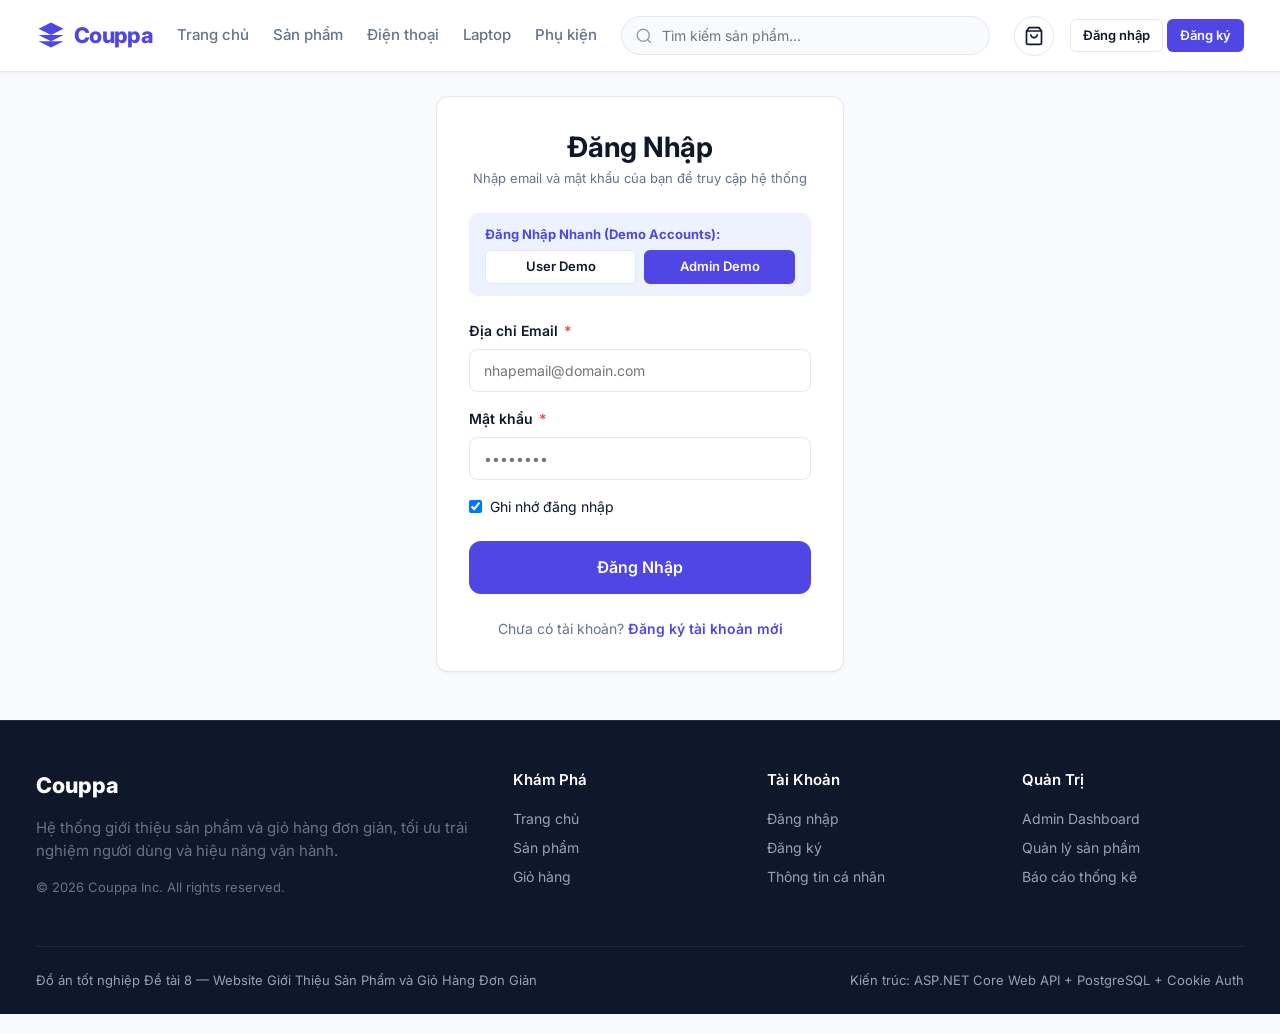
<file: html/admin/users.html>
<!DOCTYPE html>
<html lang="vi">
<head>
  <meta charset="UTF-8">
  <meta name="viewport" content="width=device-width, initial-scale=1.0">
  <title>Quản Lý Người Dùng - Admin Couppa</title>
  <link rel="stylesheet" href="../css/styles.css">
</head>
<body>

  <div class="admin-wrapper">
    
    <!-- SIDEBAR -->
    <aside class="admin-sidebar">
      <div class="admin-sidebar-header">
        <svg width="24" height="24" fill="none" stroke="currentColor" stroke-width="2" viewBox="0 0 24 24" style="margin-right: 8px;"><path d="M12 2L2 7l10 5 10-5-10-5zM2 17l10 5 10-5M2 12l10 5 10-5"></path></svg>
        Couppa Admin
      </div>

      <nav class="admin-menu">
        <a href="dashboard.html" class="admin-menu-item">
          <svg width="18" height="18" fill="none" stroke="currentColor" stroke-width="2" viewBox="0 0 24 24"><rect x="3" y="3" width="7" height="7"></rect><rect x="14" y="3" width="7" height="7"></rect><rect x="14" y="14" width="7" height="7"></rect><rect x="3" y="14" width="7" height="7"></rect></svg>
          Dashboard
        </a>
        <a href="products.html" class="admin-menu-item">
          <svg width="18" height="18" fill="none" stroke="currentColor" stroke-width="2" viewBox="0 0 24 24"><path d="M20 7l-8-4-8 4m16 0l-8 4m8-4v10l-8 4m0-10L4 7m8 4v10M4 7v10l8 4"></path></svg>
          Quản Lý Sản Phẩm
        </a>
        <a href="categories.html" class="admin-menu-item">
          <svg width="18" height="18" fill="none" stroke="currentColor" stroke-width="2" viewBox="0 0 24 24"><path d="M4 6h16M4 10h16M4 14h16M4 18h16"></path></svg>
          Quản Lý Danh Mục
        </a>
        <a href="users.html" class="admin-menu-item active">
          <svg width="18" height="18" fill="none" stroke="currentColor" stroke-width="2" viewBox="0 0 24 24"><path d="M17 21v-2a4 4 0 00-4-4H5a4 4 0 00-4 4v2"></path><circle cx="9" cy="7" r="4"></circle></svg>
          Quản Lý Người Dùng
        </a>
        <a href="reports.html" class="admin-menu-item">
          <svg width="18" height="18" fill="none" stroke="currentColor" stroke-width="2" viewBox="0 0 24 24"><line x1="18" y1="20" x2="18" y2="10"></line><line x1="12" y1="20" x2="12" y2="4"></line><line x1="6" y1="20" x2="6" y2="14"></line></svg>
          Báo Cáo Thống Kê
        </a>
      </nav>

      <div style="margin-top: auto; padding: var(--space-4); border-top: 1px solid #1E293B;">
        <a href="../index.html" class="btn btn-outline btn-block btn-sm" style="color: #94A3B8; border-color: #334155;">&larr; Xem Website Public</a>
      </div>
    </aside>

    <!-- MAIN CONTENT -->
    <div class="admin-main">
      
      <header class="admin-topbar">
        <h3>Quản Lý Danh Sách Người Dùng</h3>
      </header>

      <main class="admin-content">
        
        <div class="data-table-container">
          <div class="table-toolbar">
            <div class="flex gap-4 items-center">
              <input type="text" id="user-search" class="form-input" placeholder="Tìm theo tên hoặc email..." style="width: 280px;">
              <select id="user-role-filter" class="form-select" style="width: 160px;">
                <option value="all">Tất cả Role</option>
                <option value="Admin">Admin</option>
                <option value="User">User</option>
              </select>
            </div>
            <span class="caption" id="user-count">Tổng số: 3 tài khoản</span>
          </div>

          <table class="data-table">
            <thead>
              <tr>
                <th>ID</th>
                <th>Họ và Tên</th>
                <th>Email</th>
                <th>Vai Trò (Role)</th>
                <th>Trạng Thái</th>
                <th style="text-align: right;">Thao Tác</th>
              </tr>
            </thead>
            <tbody id="user-table-body">
              <!-- Rendered via JS -->
            </tbody>
          </table>
        </div>

      </main>

    </div>
  </div>

  <script src="../js/apiClient.js"></script>
  <script src="../js/main.js"></script>
  <script>
    // RoleId gửi lên server phải là SỐ (ChangeUserRoleRequest.RoleId: short), khác với field
    // hiển thị (UserDetailResponse.Role: string "Admin"/"User"). 1 = User, 2 = Admin.
    const ROLE_ID = { User: 1, Admin: 2 };

    document.addEventListener('DOMContentLoaded', async () => {
      try {
        const me = await ApiClient.get('/users/me');
        if (me.role !== 'Admin') throw new Error('not admin');
      } catch (err) {
        CouppaApp.showToast('Cần quyền Admin!', 'error');
        setTimeout(() => window.location.href = '../login.html', 1000);
        return;
      }

      renderUsersTable();
      document.getElementById('user-search').addEventListener('input', renderUsersTable);
      document.getElementById('user-role-filter').addEventListener('change', renderUsersTable);
    });

    async function renderUsersTable() {
      const search = document.getElementById('user-search').value.trim();
      const roleFilter = document.getElementById('user-role-filter').value;

      const params = new URLSearchParams();
      if (search) params.set('search', search);
      if (roleFilter !== 'all') params.set('role', ROLE_ID[roleFilter]);

      let result;
      try {
        result = await ApiClient.get(`/admin/users?${params.toString()}`);
      } catch (err) {
        CouppaApp.showToast(CouppaApp.getErrorMessage(err), 'error');
        return;
      }

      document.getElementById('user-count').textContent = `Tổng số: ${result.totalItems} tài khoản`;

      const tbody = document.getElementById('user-table-body');
      // Hiển thị dùng u.role (string "Admin"/"User" từ UserDetailResponse) - giữ nguyên đúng
      // như bản gốc. Khi đổi role (xem toggleRole) mới cần convert sang RoleId số.
      tbody.innerHTML = result.items.map(u => `
        <tr>
          <td>${u.id}</td>
          <td style="font-weight: 600;">${CouppaApp.escapeHtml(u.fullName)}</td>
          <td><code>${CouppaApp.escapeHtml(u.email)}</code></td>
          <td>
            <button onclick="toggleRole(${u.id}, '${CouppaApp.escapeHtml(u.role)}')" class="badge ${u.role === 'Admin' ? 'badge-info' : 'badge-warning'}" style="border: none; cursor: pointer;" title="Bấm để đổi Role">
              ${CouppaApp.escapeHtml(u.role)}
            </button>
          </td>
          <td>
            <span class="badge ${u.isLocked ? 'badge-danger' : 'badge-success'}">
              ${u.isLocked ? 'Bị khóa' : 'Hoạt động'}
            </span>
          </td>
          <td style="text-align: right;">
            <button onclick="toggleLockUser(${u.id}, ${u.isLocked})" class="btn btn-outline btn-sm" style="${u.isLocked ? 'color: var(--color-success); border-color: var(--color-success);' : 'color: var(--color-error); border-color: var(--color-error-light);'}">
              ${u.isLocked ? 'Mở Khóa' : 'Khóa Tài Khoản'}
            </button>
          </td>
        </tr>
      `).join('');
    }

    async function toggleLockUser(userId, currentlyLocked) {
      try {
        const updated = await ApiClient.patch(`/admin/users/${userId}/lock`, { isLocked: !currentlyLocked });
        CouppaApp.showToast(`Đã ${updated.isLocked ? 'KHÓA' : 'MỞ KHÓA'} tài khoản ${updated.email} thành công!`, updated.isLocked ? 'warning' : 'success');
        renderUsersTable();
      } catch (err) {
        // 409 (BR-14): Admin tự khóa chính mình - để server xác nhận (so sánh theo user đăng
        // nhập thật trong session) thay vì tự chặn client-side dựa trên state cũ không tin cậy.
        CouppaApp.showToast(CouppaApp.getErrorMessage(err), 'error');
      }
    }

    // currentRole là string ("Admin"/"User") lấy từ UserDetailResponse.Role để hiển thị -
    // phải map sang RoleId dạng SỐ (ROLE_ID) trước khi gửi PATCH, vì ChangeUserRoleRequest.RoleId
    // là short, không nhận string.
    async function toggleRole(userId, currentRole) {
      const newRoleId = currentRole === 'Admin' ? ROLE_ID.User : ROLE_ID.Admin;
      try {
        const updated = await ApiClient.patch(`/admin/users/${userId}/role`, { roleId: newRoleId });
        CouppaApp.showToast(`Đã thay đổi Role của ${updated.email} thành ${updated.role}`, 'info');
        renderUsersTable();
      } catch (err) {
        CouppaApp.showToast(CouppaApp.getErrorMessage(err), 'error');
      }
    }
  </script>
</body>
</html>
</file>
<file: html/css/styles.css>
/* ==========================================================================
   COUPPA DESIGN SYSTEM - STYLESHEET
   Project: Website Giới Thiệu Sản Phẩm và Giỏ Hàng Đơn Giản (Đề tài 8)
   Specification: docs/test/SRS.md
   ========================================================================== */

@import url('https://fonts.googleapis.com/css2?family=Inter:wght@300;400;500;600;700&display=swap');

/* --------------------------------------------------------------------------
   1. DESIGN TOKENS & CUSTOM PROPERTIES
   -------------------------------------------------------------------------- */
:root {
  /* Color Palette - Brand & Neutrals */
  --color-primary: #4F46E5;        /* Indigo 600 */
  --color-primary-hover: #4338CA;  /* Indigo 700 */
  --color-primary-light: #EEF2FF;  /* Indigo 50 */
  
  --color-secondary: #0D9488;      /* Teal 600 */
  --color-secondary-hover: #0F766E;/* Teal 700 */
  --color-secondary-light: #CCFBF1;/* Teal 100 */

  --color-accent: #F59E0B;         /* Amber 500 */
  
  /* Neutral Colors */
  --color-bg: #F8FAFC;             /* Slate 50 */
  --color-surface: #FFFFFF;        /* White */
  --color-surface-hover: #F1F5F9;  /* Slate 100 */
  --color-card: #FFFFFF;
  
  /* Text Colors */
  --color-text-main: #0F172A;      /* Slate 900 */
  --color-text-muted: #64748B;     /* Slate 500 */
  --color-text-light: #94A3B8;     /* Slate 400 */
  --color-text-inverse: #FFFFFF;

  /* Border & Divider */
  --color-border: #E2E8F0;         /* Slate 200 */
  --color-border-hover: #CBD5E1;   /* Slate 300 */
  
  /* Functional / Status Colors */
  --color-success: #10B981;        /* Emerald 500 */
  --color-success-light: #D1FAE5;  /* Emerald 100 */
  --color-warning: #F59E0B;        /* Amber 500 */
  --color-warning-light: #FEF3C7;  /* Amber 100 */
  --color-error: #EF4444;          /* Red 500 */
  --color-error-light: #FEE2E2;    /* Red 100 */
  --color-info: #3B82F6;           /* Blue 500 */
  --color-info-light: #DBEAFE;     /* Blue 100 */

  /* Typography */
  --font-sans: 'Inter', system-ui, -apple-system, BlinkMacSystemFont, "Segoe UI", Roboto, sans-serif;
  
  /* Spacing Scale */
  --space-1: 4px;
  --space-2: 8px;
  --space-3: 12px;
  --space-4: 16px;
  --space-6: 24px;
  --space-8: 32px;
  --space-12: 48px;
  --space-16: 64px;

  /* Border Radius */
  --radius-sm: 6px;
  --radius-md: 8px;
  --radius-lg: 12px;
  --radius-xl: 16px;
  --radius-full: 9999px;

  /* Elevation & Shadows */
  --shadow-sm: 0 1px 2px 0 rgba(0, 0, 0, 0.05);
  --shadow-md: 0 4px 6px -1px rgba(0, 0, 0, 0.1), 0 2px 4px -1px rgba(0, 0, 0, 0.06);
  --shadow-lg: 0 10px 15px -3px rgba(0, 0, 0, 0.1), 0 4px 6px -2px rgba(0, 0, 0, 0.05);
  --shadow-xl: 0 20px 25px -5px rgba(0, 0, 0, 0.1), 0 10px 10px -5px rgba(0, 0, 0, 0.04);

  /* Transitions */
  --transition-fast: 0.15s ease;
  --transition-normal: 0.25s ease;

  /* Layout Max Width */
  --max-width: 1240px;
  --header-height: 72px;
}

/* --------------------------------------------------------------------------
   2. BASE & RESET STYLES
   -------------------------------------------------------------------------- */
*, *::before, *::after {
  box-sizing: border-box;
  margin: 0;
  padding: 0;
}

html {
  font-size: 16px;
  scroll-behavior: smooth;
  -webkit-text-size-adjust: 100%;
}

body {
  font-family: var(--font-sans);
  background-color: var(--color-bg);
  color: var(--color-text-main);
  line-height: 1.5;
  -webkit-font-smoothing: antialiased;
  display: flex;
  flex-direction: column;
  min-height: 100vh;
}

a {
  color: inherit;
  text-decoration: none;
}

button, input, select, textarea {
  font: inherit;
}

img {
  max-width: 100%;
  height: auto;
  display: block;
}

ul, ol {
  list-style: none;
}

/* --------------------------------------------------------------------------
   3. TYPOGRAPHY HIERARCHY
   -------------------------------------------------------------------------- */
h1, .h1 {
  font-size: 2.25rem; /* 36px */
  font-weight: 700;
  line-height: 1.25;
  letter-spacing: -0.02em;
}

h2, .h2 {
  font-size: 1.75rem; /* 28px */
  font-weight: 700;
  line-height: 1.3;
  letter-spacing: -0.01em;
}

h3, .h3 {
  font-size: 1.25rem; /* 20px */
  font-weight: 600;
  line-height: 1.4;
}

h4, .h4 {
  font-size: 1rem; /* 16px */
  font-weight: 600;
  line-height: 1.5;
}

p, .body-text {
  font-size: 0.9375rem; /* 15px */
  color: var(--color-text-muted);
}

.caption {
  font-size: 0.8125rem; /* 13px */
  color: var(--color-text-muted);
}

.label {
  font-size: 0.875rem; /* 14px */
  font-weight: 500;
  color: var(--color-text-main);
}

/* --------------------------------------------------------------------------
   4. LAYOUT CONTAINERS & GRID
   -------------------------------------------------------------------------- */
.container {
  width: 100%;
  max-width: var(--max-width);
  margin-left: auto;
  margin-right: auto;
  padding-left: var(--space-4);
  padding-right: var(--space-4);
}

.main-content {
  flex: 1;
  padding-top: var(--space-6);
  padding-bottom: var(--space-12);
}

.grid {
  display: grid;
  gap: var(--space-6);
}

.grid-cols-1 { grid-template-columns: repeat(1, 1fr); }
.grid-cols-2 { grid-template-columns: repeat(2, 1fr); }
.grid-cols-3 { grid-template-columns: repeat(3, 1fr); }
.grid-cols-4 { grid-template-columns: repeat(4, 1fr); }

.flex { display: flex; }
.flex-col { flex-direction: column; }
.items-center { align-items: center; }
.justify-between { justify-content: space-between; }
.justify-center { justify-content: center; }
.gap-2 { gap: var(--space-2); }
.gap-4 { gap: var(--space-4); }
.gap-6 { gap: var(--space-6); }

/* --------------------------------------------------------------------------
   5. NAVIGATION & HEADER
   -------------------------------------------------------------------------- */
.site-header {
  height: var(--header-height);
  background-color: var(--color-surface);
  border-bottom: 1px solid var(--color-border);
  position: sticky;
  top: 0;
  z-index: 100;
  box-shadow: var(--shadow-sm);
}

.header-inner {
  display: flex;
  align-items: center;
  justify-content: space-between;
  height: 100%;
  gap: var(--space-6);
}

.brand-logo {
  display: flex;
  align-items: center;
  gap: var(--space-2);
  font-size: 1.35rem;
  font-weight: 800;
  color: var(--color-primary);
  letter-spacing: -0.03em;
}

.brand-logo svg {
  width: 30px;
  height: 30px;
  fill: currentColor;
}

.nav-menu {
  display: flex;
  align-items: center;
  gap: var(--space-6);
}

.nav-link {
  font-size: 0.9375rem;
  font-weight: 500;
  color: var(--color-text-muted);
  transition: color var(--transition-fast);
  padding: var(--space-2) 0;
  position: relative;
}

.nav-link:hover, .nav-link.active {
  color: var(--color-primary);
}

.nav-link.active::after {
  content: '';
  position: absolute;
  bottom: 0;
  left: 0;
  right: 0;
  height: 2px;
  background-color: var(--color-primary);
  border-radius: var(--radius-full);
}

.header-search {
  flex: 1;
  max-width: 420px;
  position: relative;
}

.header-search input {
  width: 100%;
  padding: var(--space-2) var(--space-4) var(--space-2) 40px;
  background-color: var(--color-bg);
  border: 1px solid var(--color-border);
  border-radius: var(--radius-full);
  font-size: 0.875rem;
  transition: all var(--transition-fast);
}

.header-search input:focus {
  outline: none;
  border-color: var(--color-primary);
  background-color: var(--color-surface);
  box-shadow: 0 0 0 3px rgba(79, 70, 229, 0.15);
}

.header-search-icon {
  position: absolute;
  left: 14px;
  top: 50%;
  transform: translateY(-50%);
  color: var(--color-text-light);
  width: 18px;
  height: 18px;
  pointer-events: none;
}

.header-actions {
  display: flex;
  align-items: center;
  gap: var(--space-4);
}

.icon-btn {
  display: inline-flex;
  align-items: center;
  justify-content: center;
  width: 40px;
  height: 40px;
  border-radius: var(--radius-full);
  border: 1px solid var(--color-border);
  background-color: var(--color-surface);
  color: var(--color-text-main);
  cursor: pointer;
  position: relative;
  transition: all var(--transition-fast);
}

.icon-btn:hover {
  background-color: var(--color-surface-hover);
  border-color: var(--color-border-hover);
}

.cart-badge {
  position: absolute;
  top: -4px;
  right: -4px;
  background-color: var(--color-error);
  color: white;
  font-size: 0.72rem;
  font-weight: 700;
  height: 18px;
  min-width: 18px;
  padding: 0 5px;
  border-radius: var(--radius-full);
  display: flex;
  align-items: center;
  justify-content: center;
}

.mobile-menu-btn {
  display: none;
}

/* --------------------------------------------------------------------------
   6. BUTTONS & UI CONTROLS
   -------------------------------------------------------------------------- */
.btn {
  display: inline-flex;
  align-items: center;
  justify-content: center;
  gap: var(--space-2);
  padding: 0.6rem 1.25rem;
  font-size: 0.875rem;
  font-weight: 600;
  border-radius: var(--radius-md);
  border: 1px solid transparent;
  cursor: pointer;
  transition: all var(--transition-fast);
  white-space: nowrap;
}

.btn-primary {
  background-color: var(--color-primary);
  color: var(--color-text-inverse);
}
.btn-primary:hover {
  background-color: var(--color-primary-hover);
  box-shadow: var(--shadow-sm);
}

.btn-secondary {
  background-color: var(--color-secondary);
  color: var(--color-text-inverse);
}
.btn-secondary:hover {
  background-color: var(--color-secondary-hover);
}

.btn-outline {
  background-color: transparent;
  border-color: var(--color-border);
  color: var(--color-text-main);
}
.btn-outline:hover {
  background-color: var(--color-surface-hover);
  border-color: var(--color-border-hover);
}

.btn-danger {
  background-color: var(--color-error);
  color: white;
}
.btn-danger:hover {
  background-color: #DC2626;
}

.btn-sm {
  padding: 0.375rem 0.75rem;
  font-size: 0.8125rem;
  border-radius: var(--radius-sm);
}

.btn-lg {
  padding: 0.85rem 1.75rem;
  font-size: 1rem;
  border-radius: var(--radius-lg);
}

.btn-block {
  width: 100%;
}

.btn:disabled, .btn.disabled {
  opacity: 0.5;
  cursor: not-allowed;
  pointer-events: none;
}

/* Form Inputs */
.form-group {
  display: flex;
  flex-direction: column;
  gap: var(--space-2);
  margin-bottom: var(--space-4);
}

.form-label {
  font-size: 0.875rem;
  font-weight: 600;
  color: var(--color-text-main);
}

.form-label .required {
  color: var(--color-error);
  margin-left: 2px;
}

.form-input, .form-select, .form-textarea {
  width: 100%;
  padding: 0.625rem 0.875rem;
  font-size: 0.875rem;
  color: var(--color-text-main);
  background-color: var(--color-surface);
  border: 1px solid var(--color-border);
  border-radius: var(--radius-md);
  transition: border-color var(--transition-fast), box-shadow var(--transition-fast);
}

.form-input:focus, .form-select:focus, .form-textarea:focus {
  outline: none;
  border-color: var(--color-primary);
  box-shadow: 0 0 0 3px rgba(79, 70, 229, 0.15);
}

.form-input.is-invalid {
  border-color: var(--color-error);
}

.form-error {
  font-size: 0.8125rem;
  color: var(--color-error);
  margin-top: 2px;
}

.form-hint {
  font-size: 0.8125rem;
  color: var(--color-text-muted);
}

/* Checkbox & Radio */
.checkbox-label, .radio-label {
  display: inline-flex;
  align-items: center;
  gap: var(--space-2);
  font-size: 0.875rem;
  cursor: pointer;
  user-select: none;
}

/* --------------------------------------------------------------------------
   7. CARDS & PRODUCT COMPONENTS
   -------------------------------------------------------------------------- */
.card {
  background-color: var(--color-card);
  border: 1px solid var(--color-border);
  border-radius: var(--radius-lg);
  overflow: hidden;
  box-shadow: var(--shadow-sm);
  transition: transform var(--transition-normal), box-shadow var(--transition-normal);
}

.product-card {
  display: flex;
  flex-direction: column;
  height: 100%;
}

.product-card:hover {
  transform: translateY(-4px);
  box-shadow: var(--shadow-md);
  border-color: var(--color-border-hover);
}

.product-card-img-wrapper {
  position: relative;
  padding-top: 75%; /* 4:3 Aspect ratio */
  background-color: #F1F5F9;
  overflow: hidden;
}

.product-card-img {
  position: absolute;
  top: 0;
  left: 0;
  width: 100%;
  height: 100%;
  object-fit: cover;
  transition: transform var(--transition-normal);
}

.product-card:hover .product-card-img {
  transform: scale(1.05);
}

.product-card-badge {
  position: absolute;
  top: 10px;
  left: 10px;
  background-color: var(--color-primary);
  color: white;
  font-size: 0.72rem;
  font-weight: 700;
  padding: 3px 8px;
  border-radius: var(--radius-sm);
  text-transform: uppercase;
  letter-spacing: 0.05em;
}

.product-card-badge.out-of-stock {
  background-color: var(--color-text-muted);
}

.product-card-content {
  padding: var(--space-4);
  display: flex;
  flex-direction: column;
  flex: 1;
}

.product-category {
  font-size: 0.75rem;
  font-weight: 600;
  color: var(--color-secondary);
  text-transform: uppercase;
  letter-spacing: 0.05em;
  margin-bottom: var(--space-1);
}

.product-title {
  font-size: 1rem;
  font-weight: 600;
  color: var(--color-text-main);
  line-height: 1.35;
  margin-bottom: var(--space-2);
  display: -webkit-box;
  -webkit-line-clamp: 2;
  -webkit-box-orient: vertical;
  overflow: hidden;
}

.product-price-row {
  margin-top: auto;
  padding-top: var(--space-3);
  display: flex;
  align-items: center;
  justify-content: space-between;
}

.product-price {
  font-size: 1.125rem;
  font-weight: 700;
  color: var(--color-primary);
}

.stock-status {
  font-size: 0.78rem;
  font-weight: 500;
}
.stock-status.in-stock { color: var(--color-success); }
.stock-status.low-stock { color: var(--color-warning); }
.stock-status.out-of-stock { color: var(--color-error); }

/* --------------------------------------------------------------------------
   8. CART COMPONENTS
   -------------------------------------------------------------------------- */
.cart-layout {
  display: grid;
  grid-template-columns: 1fr 360px;
  gap: var(--space-8);
  align-items: start;
}

.cart-table {
  width: 100%;
  border-collapse: collapse;
}

.cart-table th {
  text-align: left;
  padding: var(--space-3) var(--space-4);
  font-size: 0.8125rem;
  font-weight: 600;
  color: var(--color-text-muted);
  text-transform: uppercase;
  border-bottom: 1px solid var(--color-border);
}

.cart-table td {
  padding: var(--space-4);
  border-bottom: 1px solid var(--color-border);
  vertical-align: middle;
}

.cart-item-info {
  display: flex;
  align-items: center;
  gap: var(--space-4);
}

.cart-item-img {
  width: 64px;
  height: 64px;
  object-fit: cover;
  border-radius: var(--radius-md);
  border: 1px solid var(--color-border);
}

.quantity-control {
  display: inline-flex;
  align-items: center;
  border: 1px solid var(--color-border);
  border-radius: var(--radius-md);
  overflow: hidden;
}

.quantity-btn {
  width: 32px;
  height: 32px;
  background-color: var(--color-surface-hover);
  border: none;
  font-weight: 600;
  cursor: pointer;
  display: flex;
  align-items: center;
  justify-content: center;
}

.quantity-btn:hover {
  background-color: var(--color-border);
}

.quantity-input {
  width: 44px;
  height: 32px;
  border: none;
  text-align: center;
  font-size: 0.875rem;
  font-weight: 600;
  -moz-appearance: textfield;
}

.cart-summary-card {
  background-color: var(--color-surface);
  border: 1px solid var(--color-border);
  border-radius: var(--radius-lg);
  padding: var(--space-6);
  box-shadow: var(--shadow-sm);
}

.summary-row {
  display: flex;
  justify-content: space-between;
  padding: var(--space-2) 0;
  font-size: 0.9375rem;
  color: var(--color-text-muted);
}

.summary-row.total {
  border-top: 1px solid var(--color-border);
  margin-top: var(--space-4);
  padding-top: var(--space-4);
  font-size: 1.15rem;
  font-weight: 700;
  color: var(--color-text-main);
}

/* --------------------------------------------------------------------------
   9. ADMIN LAYOUT & DASHBOARD COMPONENTS
   -------------------------------------------------------------------------- */
.admin-wrapper {
  display: flex;
  min-height: 100vh;
}

.admin-sidebar {
  width: 260px;
  background-color: #0F172A; /* Slate 900 */
  color: #F8FAFC;
  flex-shrink: 0;
  display: flex;
  flex-direction: column;
  transition: transform var(--transition-normal);
}

.admin-sidebar-header {
  height: var(--header-height);
  display: flex;
  align-items: center;
  padding: 0 var(--space-6);
  border-bottom: 1px solid #1E293B;
  font-size: 1.2rem;
  font-weight: 800;
  color: #818CF8; /* Indigo 400 */
}

.admin-menu {
  padding: var(--space-4) var(--space-3);
  display: flex;
  flex-direction: column;
  gap: var(--space-1);
}

.admin-menu-item {
  display: flex;
  align-items: center;
  gap: var(--space-3);
  padding: 0.7rem 1rem;
  border-radius: var(--radius-md);
  font-size: 0.9rem;
  font-weight: 500;
  color: #94A3B8;
  transition: all var(--transition-fast);
}

.admin-menu-item:hover, .admin-menu-item.active {
  background-color: #1E293B;
  color: #FFFFFF;
}

.admin-menu-item.active {
  border-left: 3px solid var(--color-primary);
}

.admin-main {
  flex: 1;
  display: flex;
  flex-direction: column;
  background-color: #F1F5F9;
  min-width: 0;
}

.admin-topbar {
  height: var(--header-height);
  background-color: var(--color-surface);
  border-bottom: 1px solid var(--color-border);
  display: flex;
  align-items: center;
  justify-content: space-between;
  padding: 0 var(--space-8);
}

.admin-content {
  padding: var(--space-8);
  flex: 1;
}

.stat-grid {
  display: grid;
  grid-template-columns: repeat(auto-fit, minmax(220px, 1fr));
  gap: var(--space-6);
  margin-bottom: var(--space-8);
}

.stat-card {
  background-color: var(--color-surface);
  border: 1px solid var(--color-border);
  border-radius: var(--radius-lg);
  padding: var(--space-6);
  display: flex;
  align-items: center;
  justify-content: space-between;
  box-shadow: var(--shadow-sm);
}

.stat-val {
  font-size: 1.85rem;
  font-weight: 800;
  color: var(--color-text-main);
  line-height: 1.2;
}

.stat-title {
  font-size: 0.85rem;
  color: var(--color-text-muted);
  font-weight: 500;
}

.stat-icon {
  width: 48px;
  height: 48px;
  border-radius: var(--radius-lg);
  display: flex;
  align-items: center;
  justify-content: center;
  font-size: 1.25rem;
  background-color: var(--color-primary-light);
  color: var(--color-primary);
}

/* --------------------------------------------------------------------------
   10. DATA TABLES & PAGINATION
   -------------------------------------------------------------------------- */
.data-table-container {
  background-color: var(--color-surface);
  border: 1px solid var(--color-border);
  border-radius: var(--radius-lg);
  overflow: hidden;
  box-shadow: var(--shadow-sm);
}

.table-toolbar {
  padding: var(--space-4) var(--space-6);
  display: flex;
  align-items: center;
  justify-content: space-between;
  border-bottom: 1px solid var(--color-border);
  gap: var(--space-4);
  flex-wrap: wrap;
}

.data-table {
  width: 100%;
  border-collapse: collapse;
  text-align: left;
}

.data-table th {
  background-color: #F8FAFC;
  padding: 0.75rem 1.25rem;
  font-size: 0.8125rem;
  font-weight: 600;
  color: var(--color-text-muted);
  text-transform: uppercase;
  letter-spacing: 0.05em;
  border-bottom: 1px solid var(--color-border);
}

.data-table td {
  padding: 1rem 1.25rem;
  font-size: 0.875rem;
  border-bottom: 1px solid var(--color-border);
  vertical-align: middle;
}

.data-table tbody tr:hover {
  background-color: #F8FAFC;
}

.badge {
  display: inline-flex;
  align-items: center;
  padding: 0.2rem 0.6rem;
  border-radius: var(--radius-full);
  font-size: 0.75rem;
  font-weight: 600;
}

.badge-success { background-color: var(--color-success-light); color: #065F46; }
.badge-danger { background-color: var(--color-error-light); color: #991B1B; }
.badge-warning { background-color: var(--color-warning-light); color: #92400E; }
.badge-info { background-color: var(--color-info-light); color: #1E40AF; }

.pagination {
  display: flex;
  align-items: center;
  justify-content: space-between;
  padding: var(--space-4) var(--space-6);
  border-top: 1px solid var(--color-border);
  font-size: 0.875rem;
  color: var(--color-text-muted);
}

.page-btn-group {
  display: flex;
  gap: var(--space-1);
}

.page-btn {
  min-width: 34px;
  height: 34px;
  padding: 0 6px;
  display: flex;
  align-items: center;
  justify-content: center;
  border: 1px solid var(--color-border);
  border-radius: var(--radius-sm);
  background: white;
  cursor: pointer;
  font-size: 0.85rem;
}

.page-btn.active {
  background-color: var(--color-primary);
  color: white;
  border-color: var(--color-primary);
}

/* --------------------------------------------------------------------------
   11. FEEDBACK UI: TOAST, MODAL, SKELETON, EMPTY STATE
   -------------------------------------------------------------------------- */
/* Modal */
.modal-overlay {
  position: fixed;
  top: 0; left: 0; right: 0; bottom: 0;
  background-color: rgba(15, 23, 42, 0.5);
  display: flex;
  align-items: center;
  justify-content: center;
  z-index: 1000;
  opacity: 0;
  visibility: hidden;
  transition: all var(--transition-fast);
  padding: var(--space-4);
}

.modal-overlay.active {
  opacity: 1;
  visibility: visible;
}

.modal-container {
  background-color: var(--color-surface);
  border-radius: var(--radius-xl);
  max-width: 550px;
  width: 100%;
  box-shadow: var(--shadow-xl);
  transform: translateY(20px);
  transition: transform var(--transition-fast);
  overflow: hidden;
}

.modal-overlay.active .modal-container {
  transform: translateY(0);
}

.modal-header {
  padding: var(--space-5) var(--space-6);
  border-bottom: 1px solid var(--color-border);
  display: flex;
  align-items: center;
  justify-content: space-between;
}

.modal-body {
  padding: var(--space-6);
  max-height: 75vh;
  overflow-y: auto;
}

.modal-footer {
  padding: var(--space-4) var(--space-6);
  border-top: 1px solid var(--color-border);
  background-color: #F8FAFC;
  display: flex;
  justify-content: flex-end;
  gap: var(--space-3);
}

/* Toast Notification */
.toast-container {
  position: fixed;
  bottom: 24px;
  right: 24px;
  z-index: 2000;
  display: flex;
  flex-direction: column;
  gap: var(--space-2);
}

.toast {
  display: flex;
  align-items: center;
  gap: var(--space-3);
  padding: 0.85rem 1.25rem;
  background-color: #0F172A;
  color: white;
  border-radius: var(--radius-lg);
  box-shadow: var(--shadow-lg);
  font-size: 0.875rem;
  min-width: 280px;
  animation: slideIn 0.3s ease;
}

.toast.toast-success { border-left: 4px solid var(--color-success); }
.toast.toast-error { border-left: 4px solid var(--color-error); }
.toast.toast-warning { border-left: 4px solid var(--color-warning); }

@keyframes slideIn {
  from { transform: translateX(100%); opacity: 0; }
  to { transform: translateX(0); opacity: 1; }
}

/* Empty State */
.empty-state {
  text-align: center;
  padding: var(--space-12) var(--space-4);
  max-width: 450px;
  margin: 0 auto;
}

.empty-state-icon {
  width: 72px;
  height: 72px;
  margin: 0 auto var(--space-4);
  background-color: var(--color-primary-light);
  color: var(--color-primary);
  border-radius: var(--radius-full);
  display: flex;
  align-items: center;
  justify-content: center;
  font-size: 2rem;
}

.empty-state-title {
  font-size: 1.25rem;
  font-weight: 700;
  margin-bottom: var(--space-2);
}

.empty-state-desc {
  color: var(--color-text-muted);
  margin-bottom: var(--space-6);
}

/* Skeleton Loading */
.skeleton {
  background: linear-gradient(90deg, #E2E8F0 25%, #F1F5F9 50%, #E2E8F0 75%);
  background-size: 200% 100%;
  animation: loading 1.5s infinite;
  border-radius: var(--radius-sm);
}

@keyframes loading {
  0% { background-position: 200% 0; }
  100% { background-position: -200% 0; }
}

/* --------------------------------------------------------------------------
   12. FOOTER
   -------------------------------------------------------------------------- */
.site-footer {
  background-color: #0F172A;
  color: #94A3B8;
  padding-top: var(--space-12);
  padding-bottom: var(--space-6);
  margin-top: auto;
  border-top: 1px solid #1E293B;
}

.footer-grid {
  display: grid;
  grid-template-columns: 2fr 1fr 1fr 1fr;
  gap: var(--space-8);
  margin-bottom: var(--space-12);
}

.footer-brand {
  font-size: 1.35rem;
  font-weight: 800;
  color: white;
  margin-bottom: var(--space-4);
}

.footer-col-title {
  font-size: 0.9375rem;
  font-weight: 600;
  color: white;
  margin-bottom: var(--space-4);
}

.footer-links {
  display: flex;
  flex-direction: column;
  gap: var(--space-2);
  font-size: 0.875rem;
}

.footer-links a:hover {
  color: white;
}

.footer-bottom {
  padding-top: var(--space-6);
  border-top: 1px solid #1E293B;
  display: flex;
  justify-content: space-between;
  font-size: 0.8125rem;
}

/* --------------------------------------------------------------------------
   13. RESPONSIVE BREAKPOINTS (Desktop >= 1024, Tablet 768-1023, Mobile < 768)
   -------------------------------------------------------------------------- */
@media (max-width: 1023px) {
  .grid-cols-4 { grid-template-columns: repeat(3, 1fr); }
  .cart-layout { grid-template-columns: 1fr; }
  .footer-grid { grid-template-columns: 1fr 1fr; }
}

@media (max-width: 767px) {
  .grid-cols-4, .grid-cols-3 { grid-template-columns: repeat(2, 1fr); }
  .grid-cols-2 { grid-template-columns: 1fr; }

  .nav-menu, .header-search { display: none; }
  .mobile-menu-btn { display: inline-flex; }

  .admin-wrapper { flex-direction: column; }
  .admin-sidebar { width: 100%; height: auto; }
  
  .footer-grid { grid-template-columns: 1fr; }
  .footer-bottom { flex-direction: column; gap: var(--space-2); text-align: center; }
  
  .cart-table th:nth-child(3), .cart-table td:nth-child(3) { display: none; }
}

@media (max-width: 480px) {
  .grid-cols-4, .grid-cols-3, .grid-cols-2 { grid-template-columns: 1fr; }
}
</file>
